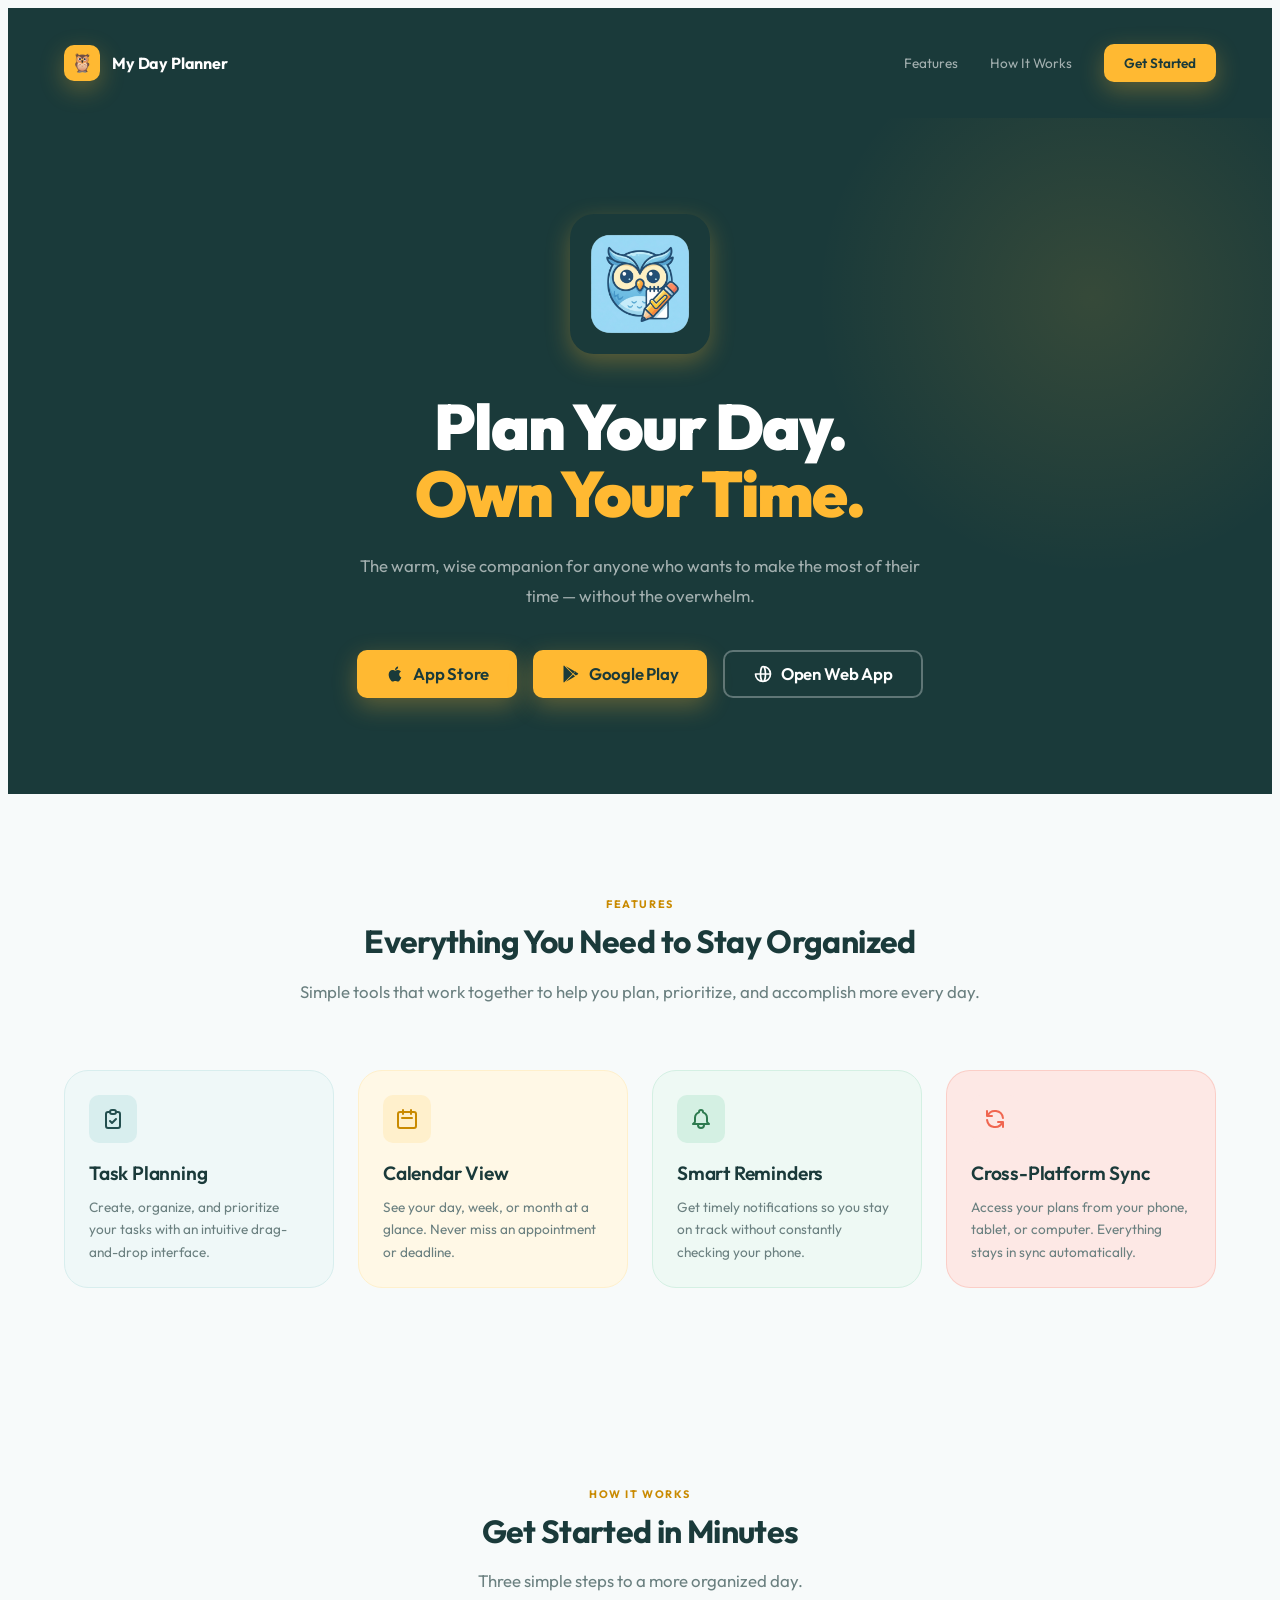
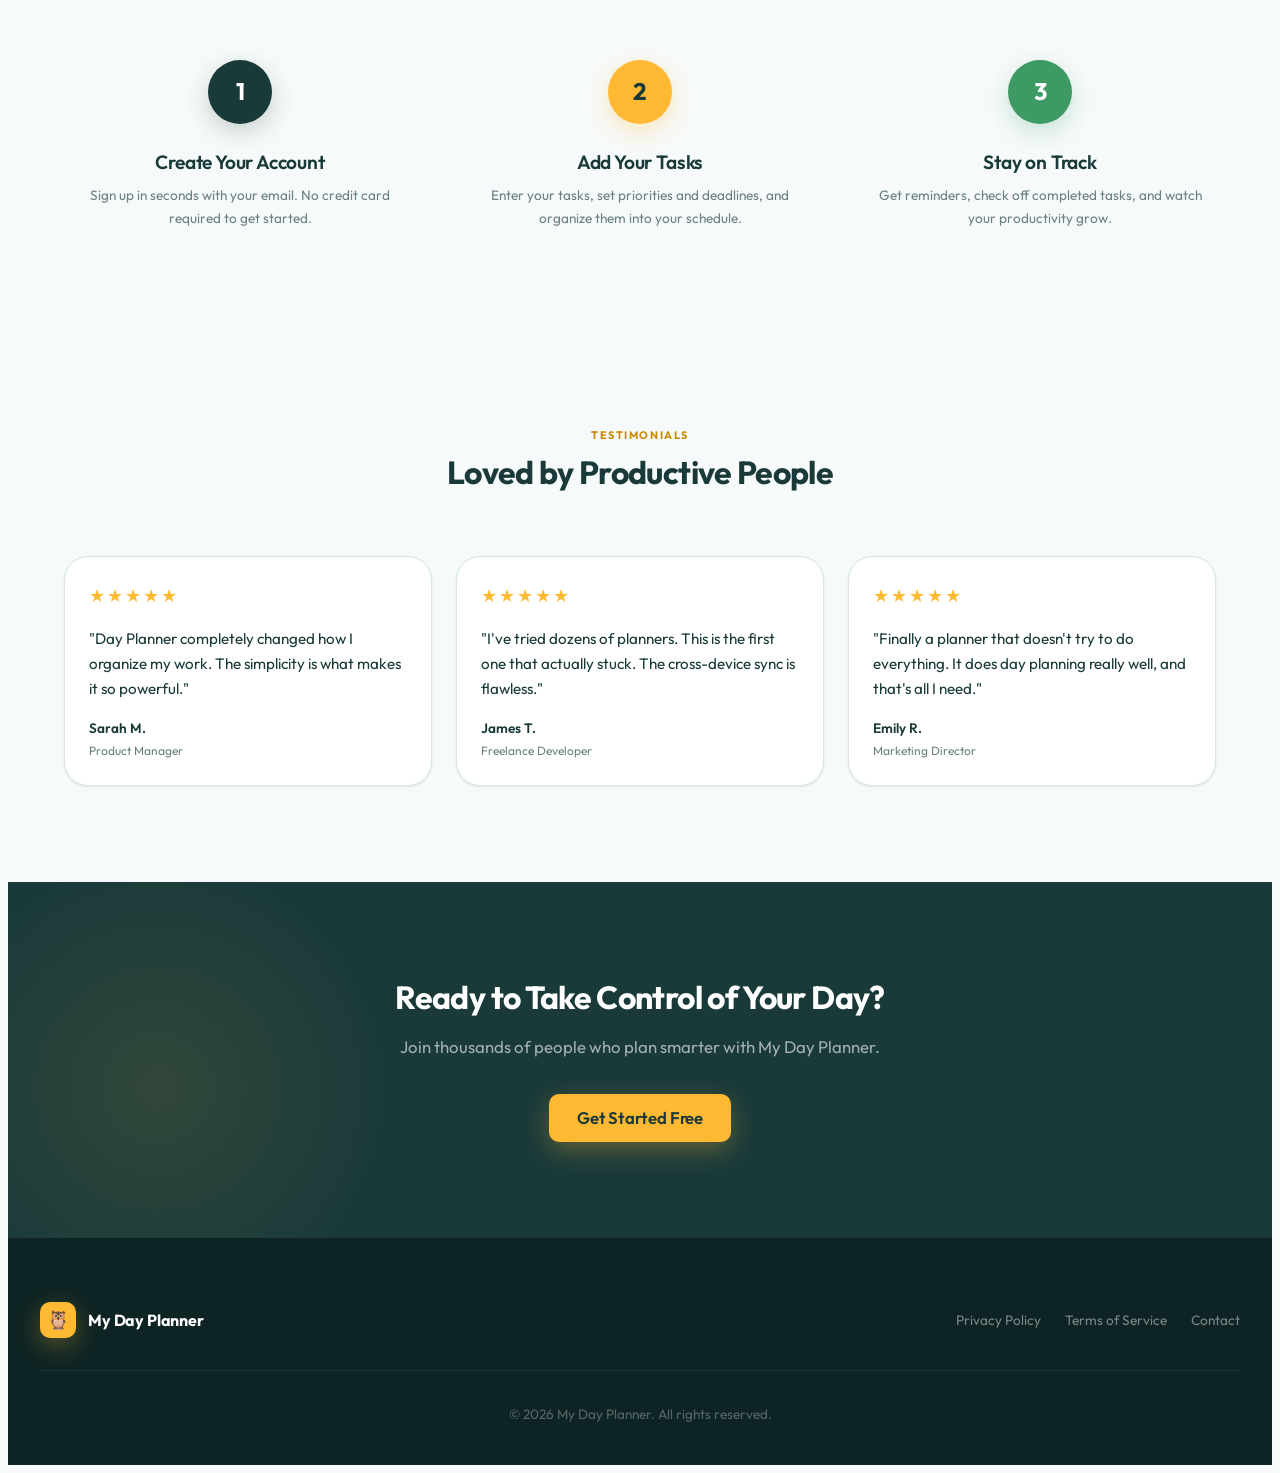
<file: index.html>
<!DOCTYPE html>
<html lang="en">
<head>
  <meta charset="UTF-8">
  <meta name="viewport" content="width=device-width, initial-scale=1.0">
  <title>My Day Planner - Plan Your Day, Own Your Time</title>
  <meta name="description" content="My Day Planner helps you organize tasks, manage your calendar, and stay on top of your schedule across all your devices.">
  <link rel="icon" type="image/x-icon" href="favicon.ico">
  <link rel="icon" type="image/png" sizes="32x32" href="favicon-32x32.png">
  <link rel="icon" type="image/png" sizes="16x16" href="favicon-16x16.png">
  <link rel="apple-touch-icon" sizes="180x180" href="apple-touch-icon.png">
  <link rel="icon" type="image/png" sizes="192x192" href="android-chrome-192x192.png">
  <link rel="icon" type="image/png" sizes="512x512" href="android-chrome-512x512.png">
  <link rel="stylesheet" href="tokens.css">
  <link rel="stylesheet" href="styles.css">
</head>
<body>

  <!-- Header / Nav -->
  <header class="site-nav">
    <div class="nav-container">
      <a href="index.html" class="logo">
        <div class="logo-mark">🦉</div>
        <span class="logo-wordmark">My Day Planner</span>
      </a>
      <nav class="nav-links">
        <a href="#features" class="site-nav-link">Features</a>
        <a href="#how-it-works" class="site-nav-link">How It Works</a>
        <a href="#download" class="btn btn-on-dark btn-md">Get Started</a>
      </nav>
      <button id="mobile-menu-btn" class="mobile-menu-btn" aria-label="Menu">
        <svg width="24" height="24" fill="none" viewBox="0 0 24 24" stroke="currentColor" stroke-width="2">
          <path stroke-linecap="round" stroke-linejoin="round" d="M4 6h16M4 12h16M4 18h16"/>
        </svg>
      </button>
    </div>
    <div id="mobile-menu" class="mobile-menu hidden">
      <a href="#features" class="mobile-menu-link">Features</a>
      <a href="#how-it-works" class="mobile-menu-link">How It Works</a>
      <a href="#download" class="mobile-menu-link mobile-menu-cta">Get Started</a>
    </div>
  </header>

  <!-- Hero -->
  <section class="site-hero" id="download">
    <div class="hero-content">
      <div class="hero-icon-wrapper">
        <img src="owl-icon.png" alt="My Day Planner owl mascot" class="hero-icon">
      </div>
      <h1 class="text-display hero-headline">
        Plan Your Day.<br>
        <span class="hero-accent">Own Your Time.</span>
      </h1>
      <p class="text-body-lg hero-sub">
        The warm, wise companion for anyone who wants to make the most of their time &mdash; without the overwhelm.
      </p>
      <div class="hero-ctas">
        <a href="#" class="btn btn-on-dark btn-lg">
          <svg width="20" height="20" fill="currentColor" viewBox="0 0 24 24"><path d="M17.05 20.28c-.98.95-2.05.8-3.08.35-1.09-.46-2.09-.48-3.24 0-1.44.62-2.2.44-3.06-.35C2.79 15.25 3.51 7.59 9.05 7.31c1.35.07 2.29.74 3.08.8 1.18-.24 2.31-.93 3.57-.84 1.51.12 2.65.72 3.4 1.8-3.12 1.87-2.38 5.98.48 7.13-.57 1.5-1.31 2.99-2.54 4.09zM12.03 7.25c-.15-2.23 1.66-4.07 3.74-4.25.29 2.58-2.34 4.5-3.74 4.25z"/></svg>
          App Store
        </a>
        <a href="#" class="btn btn-on-dark btn-lg">
          <svg width="20" height="20" fill="currentColor" viewBox="0 0 24 24"><path d="M3.609 1.814L13.792 12 3.61 22.186a.996.996 0 01-.61-.92V2.734a1 1 0 01.609-.92zm10.89 10.893l2.302 2.302-10.937 6.333 8.635-8.635zm3.199-3.199l2.302 1.33a1 1 0 010 1.724l-2.302 1.33-2.535-2.535 2.535-2.849zM5.864 2.658L16.8 8.99l-2.302 2.302L5.864 2.658z"/></svg>
          Google Play
        </a>
        <a href="https://app.mydayplanner.app/" class="btn btn-on-dark-outline btn-lg">
          <svg width="20" height="20" fill="none" viewBox="0 0 24 24" stroke="currentColor" stroke-width="2"><path stroke-linecap="round" stroke-linejoin="round" d="M21 12a9 9 0 01-9 9m9-9a9 9 0 00-9-9m9 9H3m9 9a9 9 0 01-9-9m9 9c1.657 0 3-4.03 3-9s-1.343-9-3-9m0 18c-1.657 0-3-4.03-3-9s1.343-9 3-9"/></svg>
          Open Web App
        </a>
      </div>
    </div>
  </section>

  <!-- Features -->
  <section id="features" class="site-section">
    <div class="section-header">
      <span class="text-label section-label">Features</span>
      <h2 class="text-h2 section-title">Everything You Need to Stay Organized</h2>
      <p class="text-body-lg section-sub">Simple tools that work together to help you plan, prioritize, and accomplish more every day.</p>
    </div>
    <div class="features-grid">
      <div class="feature-card feature-card-teal">
        <div class="feature-icon feature-icon-teal">
          <svg width="24" height="24" fill="none" viewBox="0 0 24 24" stroke="currentColor" stroke-width="2"><path stroke-linecap="round" stroke-linejoin="round" d="M9 5H7a2 2 0 00-2 2v12a2 2 0 002 2h10a2 2 0 002-2V7a2 2 0 00-2-2h-2M9 5a2 2 0 002 2h2a2 2 0 002-2M9 5a2 2 0 012-2h2a2 2 0 012 2m-6 9l2 2 4-4"/></svg>
        </div>
        <h3 class="text-h4 feature-title">Task Planning</h3>
        <p class="text-body-sm feature-desc">Create, organize, and prioritize your tasks with an intuitive drag-and-drop interface.</p>
      </div>
      <div class="feature-card feature-card-amber">
        <div class="feature-icon feature-icon-amber">
          <svg width="24" height="24" fill="none" viewBox="0 0 24 24" stroke="currentColor" stroke-width="2"><path stroke-linecap="round" stroke-linejoin="round" d="M8 7V3m8 4V3m-9 8h10M5 21h14a2 2 0 002-2V7a2 2 0 00-2-2H5a2 2 0 00-2 2v12a2 2 0 002 2z"/></svg>
        </div>
        <h3 class="text-h4 feature-title">Calendar View</h3>
        <p class="text-body-sm feature-desc">See your day, week, or month at a glance. Never miss an appointment or deadline.</p>
      </div>
      <div class="feature-card feature-card-sage">
        <div class="feature-icon feature-icon-sage">
          <svg width="24" height="24" fill="none" viewBox="0 0 24 24" stroke="currentColor" stroke-width="2"><path stroke-linecap="round" stroke-linejoin="round" d="M15 17h5l-1.405-1.405A2.032 2.032 0 0118 14.158V11a6.002 6.002 0 00-4-5.659V5a2 2 0 10-4 0v.341C7.67 6.165 6 8.388 6 11v3.159c0 .538-.214 1.055-.595 1.436L4 17h5m6 0v1a3 3 0 11-6 0v-1m6 0H9"/></svg>
        </div>
        <h3 class="text-h4 feature-title">Smart Reminders</h3>
        <p class="text-body-sm feature-desc">Get timely notifications so you stay on track without constantly checking your phone.</p>
      </div>
      <div class="feature-card feature-card-coral">
        <div class="feature-icon feature-icon-coral">
          <svg width="24" height="24" fill="none" viewBox="0 0 24 24" stroke="currentColor" stroke-width="2"><path stroke-linecap="round" stroke-linejoin="round" d="M4 4v5h.582m15.356 2A8.001 8.001 0 004.582 9m0 0H9m11 11v-5h-.581m0 0a8.003 8.003 0 01-15.357-2m15.357 2H15"/></svg>
        </div>
        <h3 class="text-h4 feature-title">Cross-Platform Sync</h3>
        <p class="text-body-sm feature-desc">Access your plans from your phone, tablet, or computer. Everything stays in sync automatically.</p>
      </div>
    </div>
  </section>

  <!-- How It Works -->
  <section id="how-it-works" class="site-section site-section-alt">
    <div class="section-header">
      <span class="text-label section-label">How It Works</span>
      <h2 class="text-h2 section-title">Get Started in Minutes</h2>
      <p class="text-body-lg section-sub">Three simple steps to a more organized day.</p>
    </div>
    <div class="steps-grid">
      <div class="step">
        <div class="step-number step-number-teal">1</div>
        <h3 class="text-h4 step-title">Create Your Account</h3>
        <p class="text-body-sm step-desc">Sign up in seconds with your email. No credit card required to get started.</p>
      </div>
      <div class="step">
        <div class="step-number step-number-amber">2</div>
        <h3 class="text-h4 step-title">Add Your Tasks</h3>
        <p class="text-body-sm step-desc">Enter your tasks, set priorities and deadlines, and organize them into your schedule.</p>
      </div>
      <div class="step">
        <div class="step-number step-number-sage">3</div>
        <h3 class="text-h4 step-title">Stay on Track</h3>
        <p class="text-body-sm step-desc">Get reminders, check off completed tasks, and watch your productivity grow.</p>
      </div>
    </div>
  </section>

  <!-- Testimonials -->
  <section class="site-section">
    <div class="section-header">
      <span class="text-label section-label">Testimonials</span>
      <h2 class="text-h2 section-title">Loved by Productive People</h2>
    </div>
    <div class="testimonials-grid">
      <div class="testimonial-card">
        <div class="stars">★★★★★</div>
        <p class="testimonial-text">"Day Planner completely changed how I organize my work. The simplicity is what makes it so powerful."</p>
        <div class="testimonial-author">
          <p class="author-name">Sarah M.</p>
          <p class="author-role">Product Manager</p>
        </div>
      </div>
      <div class="testimonial-card">
        <div class="stars">★★★★★</div>
        <p class="testimonial-text">"I've tried dozens of planners. This is the first one that actually stuck. The cross-device sync is flawless."</p>
        <div class="testimonial-author">
          <p class="author-name">James T.</p>
          <p class="author-role">Freelance Developer</p>
        </div>
      </div>
      <div class="testimonial-card">
        <div class="stars">★★★★★</div>
        <p class="testimonial-text">"Finally a planner that doesn't try to do everything. It does day planning really well, and that's all I need."</p>
        <div class="testimonial-author">
          <p class="author-name">Emily R.</p>
          <p class="author-role">Marketing Director</p>
        </div>
      </div>
    </div>
  </section>

  <!-- CTA Banner -->
  <section class="cta-banner">
    <div class="cta-content">
      <h2 class="text-h2 cta-headline">Ready to Take Control of Your Day?</h2>
      <p class="text-body-lg cta-sub">Join thousands of people who plan smarter with My Day Planner.</p>
      <a href="#download" class="btn btn-on-dark btn-lg">Get Started Free</a>
    </div>
  </section>

  <!-- Footer -->
  <footer class="site-footer">
    <div class="footer-container">
      <div class="footer-top">
        <div class="logo">
          <div class="logo-mark">🦉</div>
          <span class="logo-wordmark">My Day Planner</span>
        </div>
        <nav class="footer-nav">
          <a href="privacy.html" class="footer-link">Privacy Policy</a>
          <a href="terms.html" class="footer-link">Terms of Service</a>
          <a href="mailto:support@mydayplanner.app" class="footer-link">Contact</a>
        </nav>
      </div>
      <div class="footer-bottom">
        &copy; 2026 My Day Planner. All rights reserved.
      </div>
    </div>
  </footer>

  <script>
    document.getElementById('mobile-menu-btn').addEventListener('click', function() {
      document.getElementById('mobile-menu').classList.toggle('hidden');
    });
  </script>
</body>
</html>
</file>
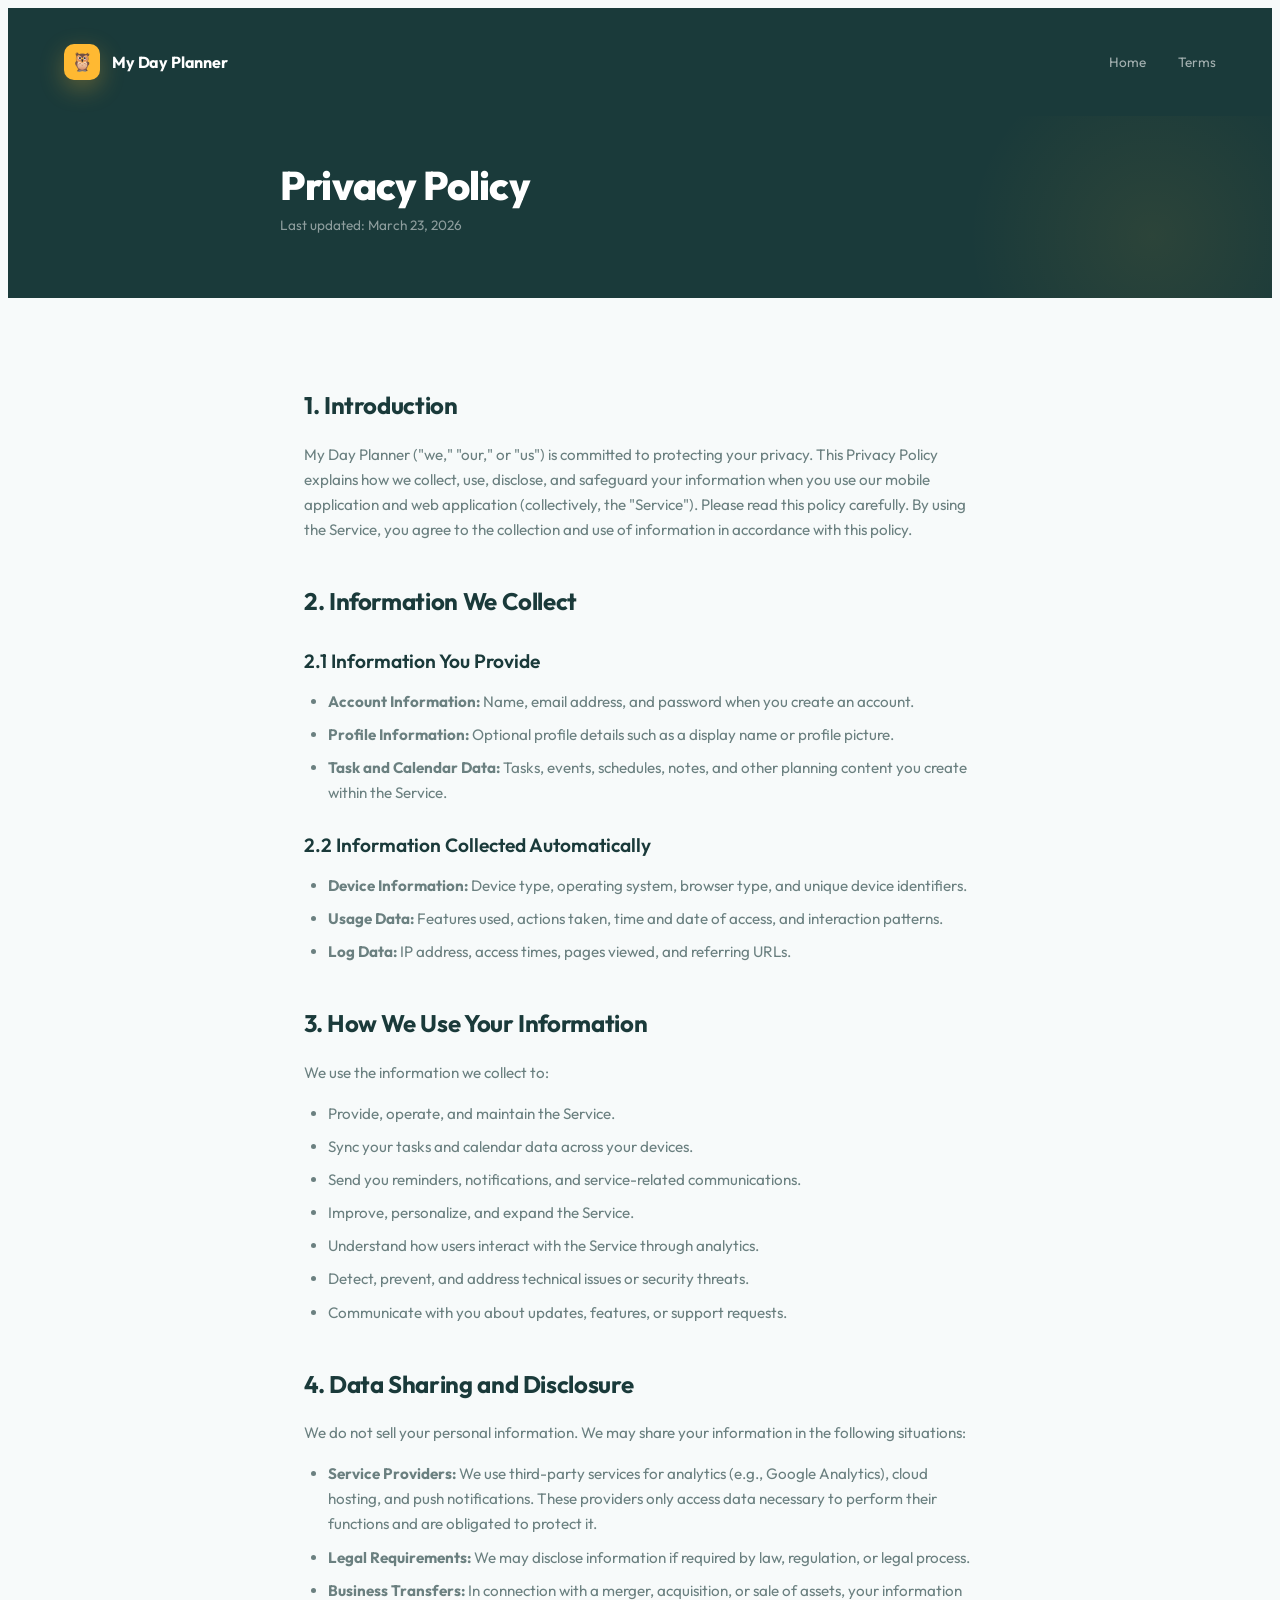
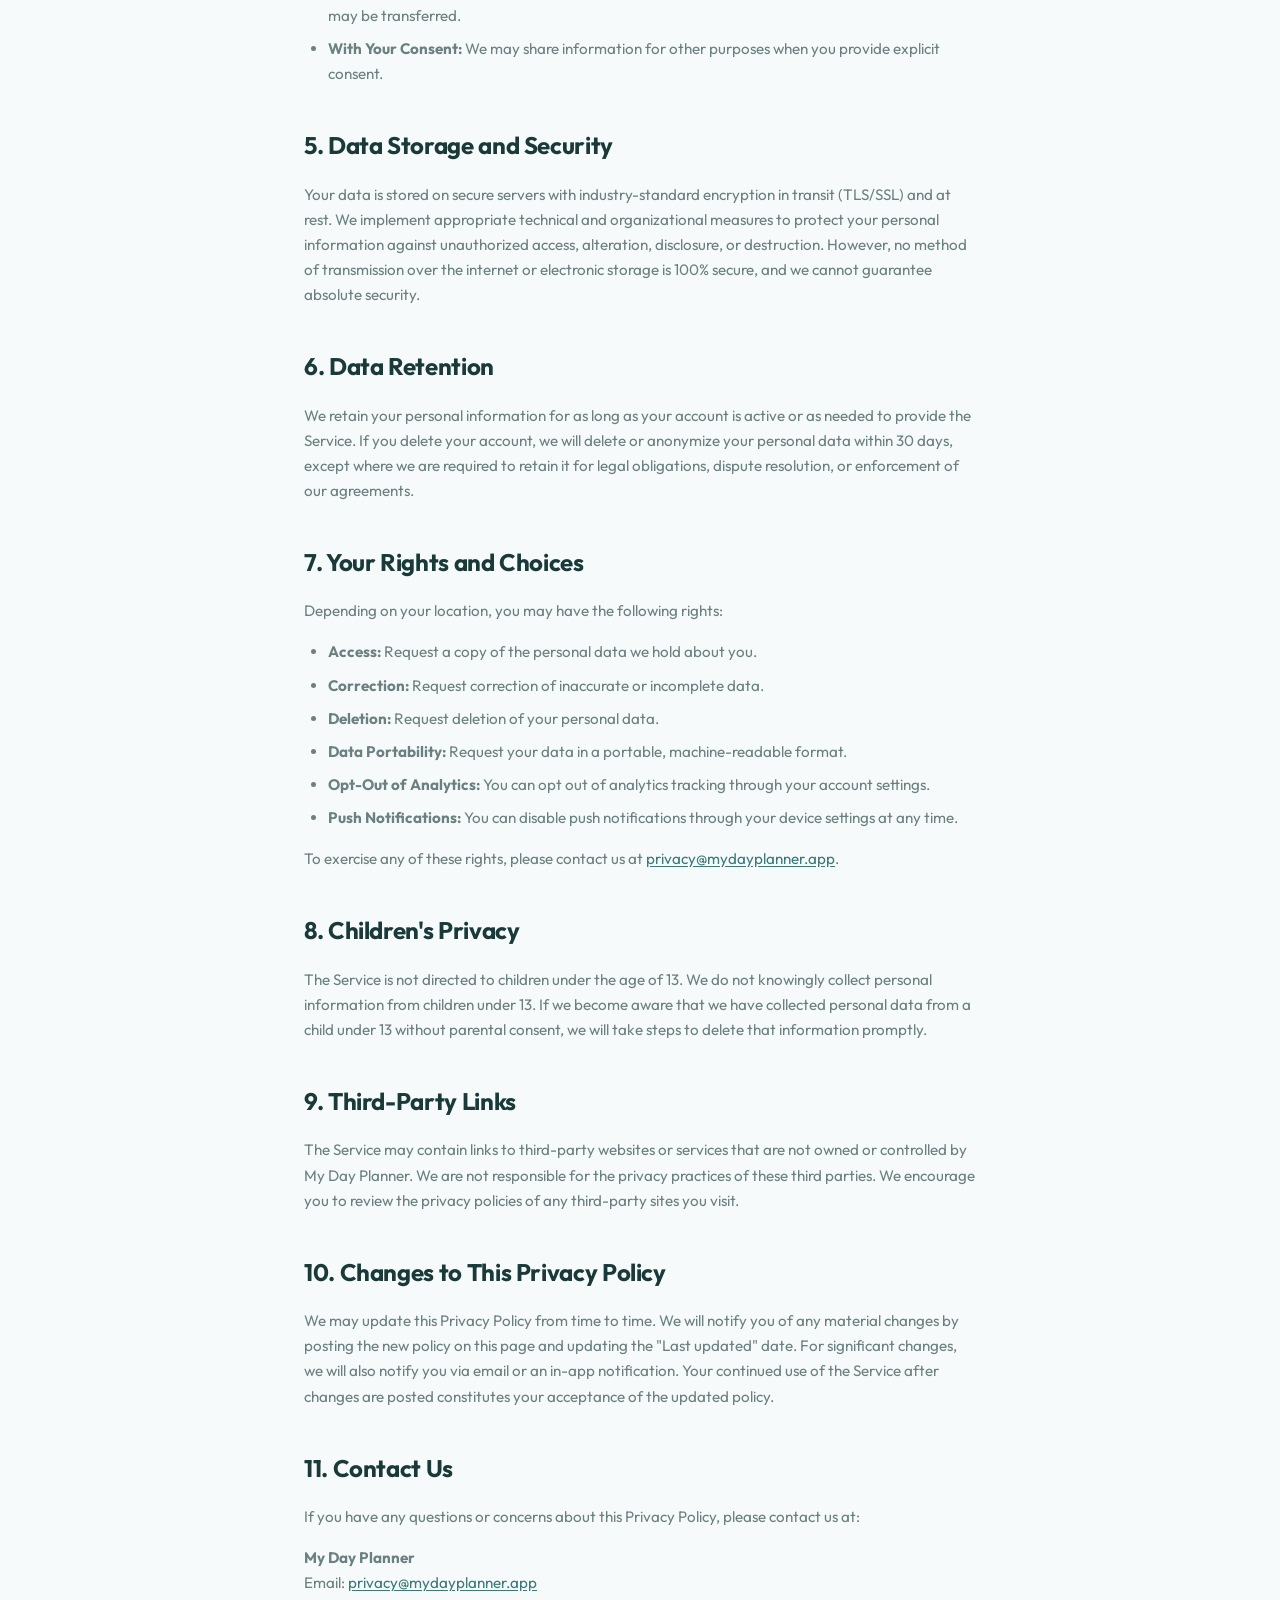
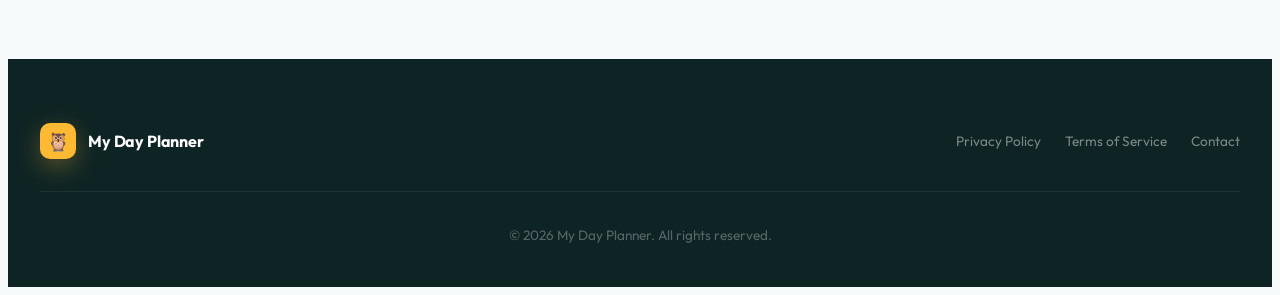
<file: privacy.html>
<!DOCTYPE html>
<html lang="en">
<head>
  <meta charset="UTF-8">
  <meta name="viewport" content="width=device-width, initial-scale=1.0">
  <title>Privacy Policy - My Day Planner</title>
  <meta name="description" content="My Day Planner Privacy Policy. Learn how we collect, use, and protect your personal information.">
  <link rel="icon" type="image/x-icon" href="favicon.ico">
  <link rel="icon" type="image/png" sizes="32x32" href="favicon-32x32.png">
  <link rel="icon" type="image/png" sizes="16x16" href="favicon-16x16.png">
  <link rel="apple-touch-icon" sizes="180x180" href="apple-touch-icon.png">
  <link rel="icon" type="image/png" sizes="192x192" href="android-chrome-192x192.png">
  <link rel="icon" type="image/png" sizes="512x512" href="android-chrome-512x512.png">
  <link rel="stylesheet" href="tokens.css">
  <link rel="stylesheet" href="styles.css">
</head>
<body>

  <!-- Header -->
  <header class="site-nav">
    <div class="nav-container">
      <a href="index.html" class="logo">
        <div class="logo-mark">🦉</div>
        <span class="logo-wordmark">My Day Planner</span>
      </a>
      <nav class="nav-links">
        <a href="index.html" class="site-nav-link">Home</a>
        <a href="terms.html" class="site-nav-link">Terms</a>
      </nav>
    </div>
  </header>

  <!-- Legal Header -->
  <div class="legal-header">
    <div class="legal-header-content">
      <h1 class="text-h1 legal-title">Privacy Policy</h1>
      <p class="legal-date">Last updated: March 23, 2026</p>
    </div>
  </div>

  <!-- Content -->
  <main class="legal-content">

    <h2>1. Introduction</h2>
    <p>
      My Day Planner ("we," "our," or "us") is committed to protecting your privacy. This Privacy Policy explains how we collect, use, disclose, and safeguard your information when you use our mobile application and web application (collectively, the "Service"). Please read this policy carefully. By using the Service, you agree to the collection and use of information in accordance with this policy.
    </p>

    <h2>2. Information We Collect</h2>

    <h3>2.1 Information You Provide</h3>
    <ul>
      <li><strong>Account Information:</strong> Name, email address, and password when you create an account.</li>
      <li><strong>Profile Information:</strong> Optional profile details such as a display name or profile picture.</li>
      <li><strong>Task and Calendar Data:</strong> Tasks, events, schedules, notes, and other planning content you create within the Service.</li>
    </ul>

    <h3>2.2 Information Collected Automatically</h3>
    <ul>
      <li><strong>Device Information:</strong> Device type, operating system, browser type, and unique device identifiers.</li>
      <li><strong>Usage Data:</strong> Features used, actions taken, time and date of access, and interaction patterns.</li>
      <li><strong>Log Data:</strong> IP address, access times, pages viewed, and referring URLs.</li>
    </ul>

    <h2>3. How We Use Your Information</h2>
    <p>We use the information we collect to:</p>
    <ul>
      <li>Provide, operate, and maintain the Service.</li>
      <li>Sync your tasks and calendar data across your devices.</li>
      <li>Send you reminders, notifications, and service-related communications.</li>
      <li>Improve, personalize, and expand the Service.</li>
      <li>Understand how users interact with the Service through analytics.</li>
      <li>Detect, prevent, and address technical issues or security threats.</li>
      <li>Communicate with you about updates, features, or support requests.</li>
    </ul>

    <h2>4. Data Sharing and Disclosure</h2>
    <p>We do not sell your personal information. We may share your information in the following situations:</p>
    <ul>
      <li><strong>Service Providers:</strong> We use third-party services for analytics (e.g., Google Analytics), cloud hosting, and push notifications. These providers only access data necessary to perform their functions and are obligated to protect it.</li>
      <li><strong>Legal Requirements:</strong> We may disclose information if required by law, regulation, or legal process.</li>
      <li><strong>Business Transfers:</strong> In connection with a merger, acquisition, or sale of assets, your information may be transferred.</li>
      <li><strong>With Your Consent:</strong> We may share information for other purposes when you provide explicit consent.</li>
    </ul>

    <h2>5. Data Storage and Security</h2>
    <p>
      Your data is stored on secure servers with industry-standard encryption in transit (TLS/SSL) and at rest. We implement appropriate technical and organizational measures to protect your personal information against unauthorized access, alteration, disclosure, or destruction. However, no method of transmission over the internet or electronic storage is 100% secure, and we cannot guarantee absolute security.
    </p>

    <h2>6. Data Retention</h2>
    <p>
      We retain your personal information for as long as your account is active or as needed to provide the Service. If you delete your account, we will delete or anonymize your personal data within 30 days, except where we are required to retain it for legal obligations, dispute resolution, or enforcement of our agreements.
    </p>

    <h2>7. Your Rights and Choices</h2>
    <p>Depending on your location, you may have the following rights:</p>
    <ul>
      <li><strong>Access:</strong> Request a copy of the personal data we hold about you.</li>
      <li><strong>Correction:</strong> Request correction of inaccurate or incomplete data.</li>
      <li><strong>Deletion:</strong> Request deletion of your personal data.</li>
      <li><strong>Data Portability:</strong> Request your data in a portable, machine-readable format.</li>
      <li><strong>Opt-Out of Analytics:</strong> You can opt out of analytics tracking through your account settings.</li>
      <li><strong>Push Notifications:</strong> You can disable push notifications through your device settings at any time.</li>
    </ul>
    <p>
      To exercise any of these rights, please contact us at <a href="mailto:privacy@mydayplanner.app">privacy@mydayplanner.app</a>.
    </p>

    <h2>8. Children's Privacy</h2>
    <p>
      The Service is not directed to children under the age of 13. We do not knowingly collect personal information from children under 13. If we become aware that we have collected personal data from a child under 13 without parental consent, we will take steps to delete that information promptly.
    </p>

    <h2>9. Third-Party Links</h2>
    <p>
      The Service may contain links to third-party websites or services that are not owned or controlled by My Day Planner. We are not responsible for the privacy practices of these third parties. We encourage you to review the privacy policies of any third-party sites you visit.
    </p>

    <h2>10. Changes to This Privacy Policy</h2>
    <p>
      We may update this Privacy Policy from time to time. We will notify you of any material changes by posting the new policy on this page and updating the "Last updated" date. For significant changes, we will also notify you via email or an in-app notification. Your continued use of the Service after changes are posted constitutes your acceptance of the updated policy.
    </p>

    <h2>11. Contact Us</h2>
    <p>If you have any questions or concerns about this Privacy Policy, please contact us at:</p>
    <p><strong>My Day Planner</strong><br>Email: <a href="mailto:privacy@mydayplanner.app">privacy@mydayplanner.app</a></p>

  </main>

  <!-- Footer -->
  <footer class="site-footer">
    <div class="footer-container">
      <div class="footer-top">
        <div class="logo">
          <div class="logo-mark">🦉</div>
          <span class="logo-wordmark">My Day Planner</span>
        </div>
        <nav class="footer-nav">
          <a href="privacy.html" class="footer-link">Privacy Policy</a>
          <a href="terms.html" class="footer-link">Terms of Service</a>
          <a href="mailto:support@mydayplanner.app" class="footer-link">Contact</a>
        </nav>
      </div>
      <div class="footer-bottom">
        &copy; 2026 My Day Planner. All rights reserved.
      </div>
    </div>
  </footer>

</body>
</html>
</file>
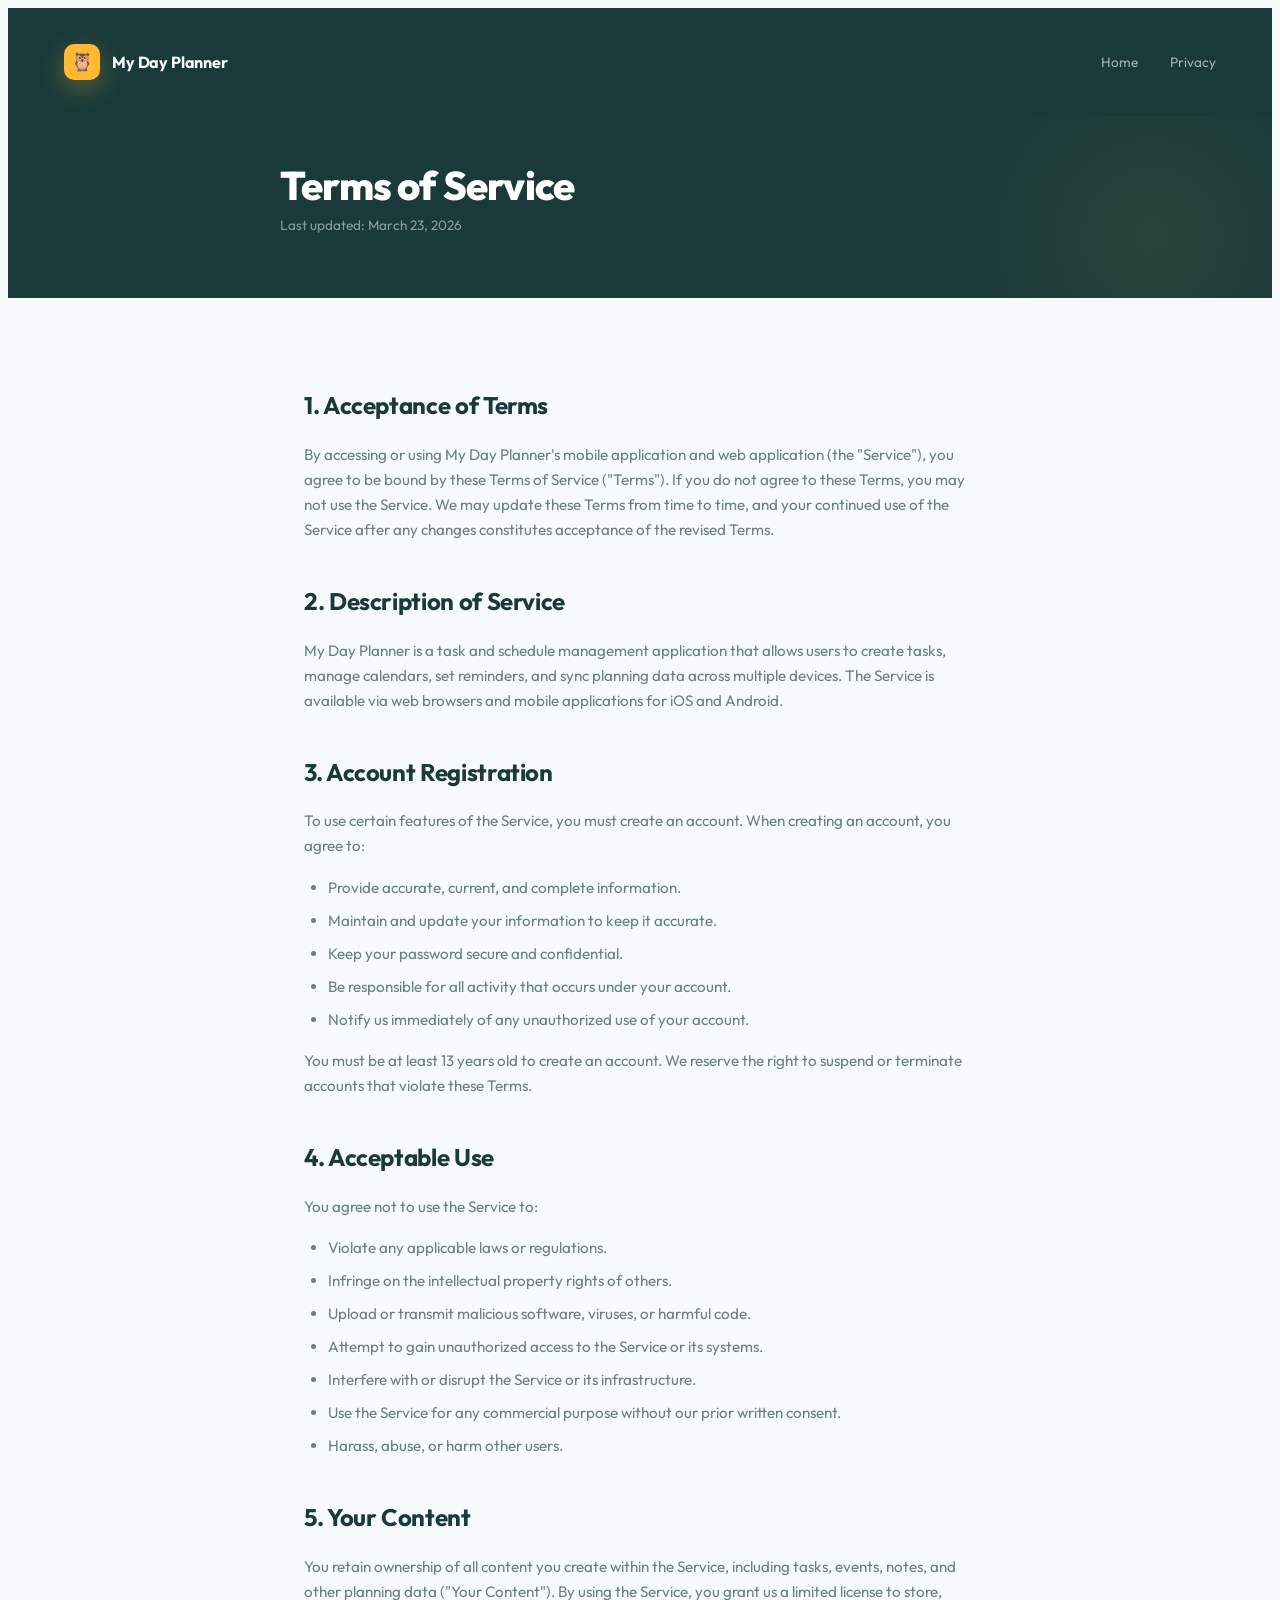
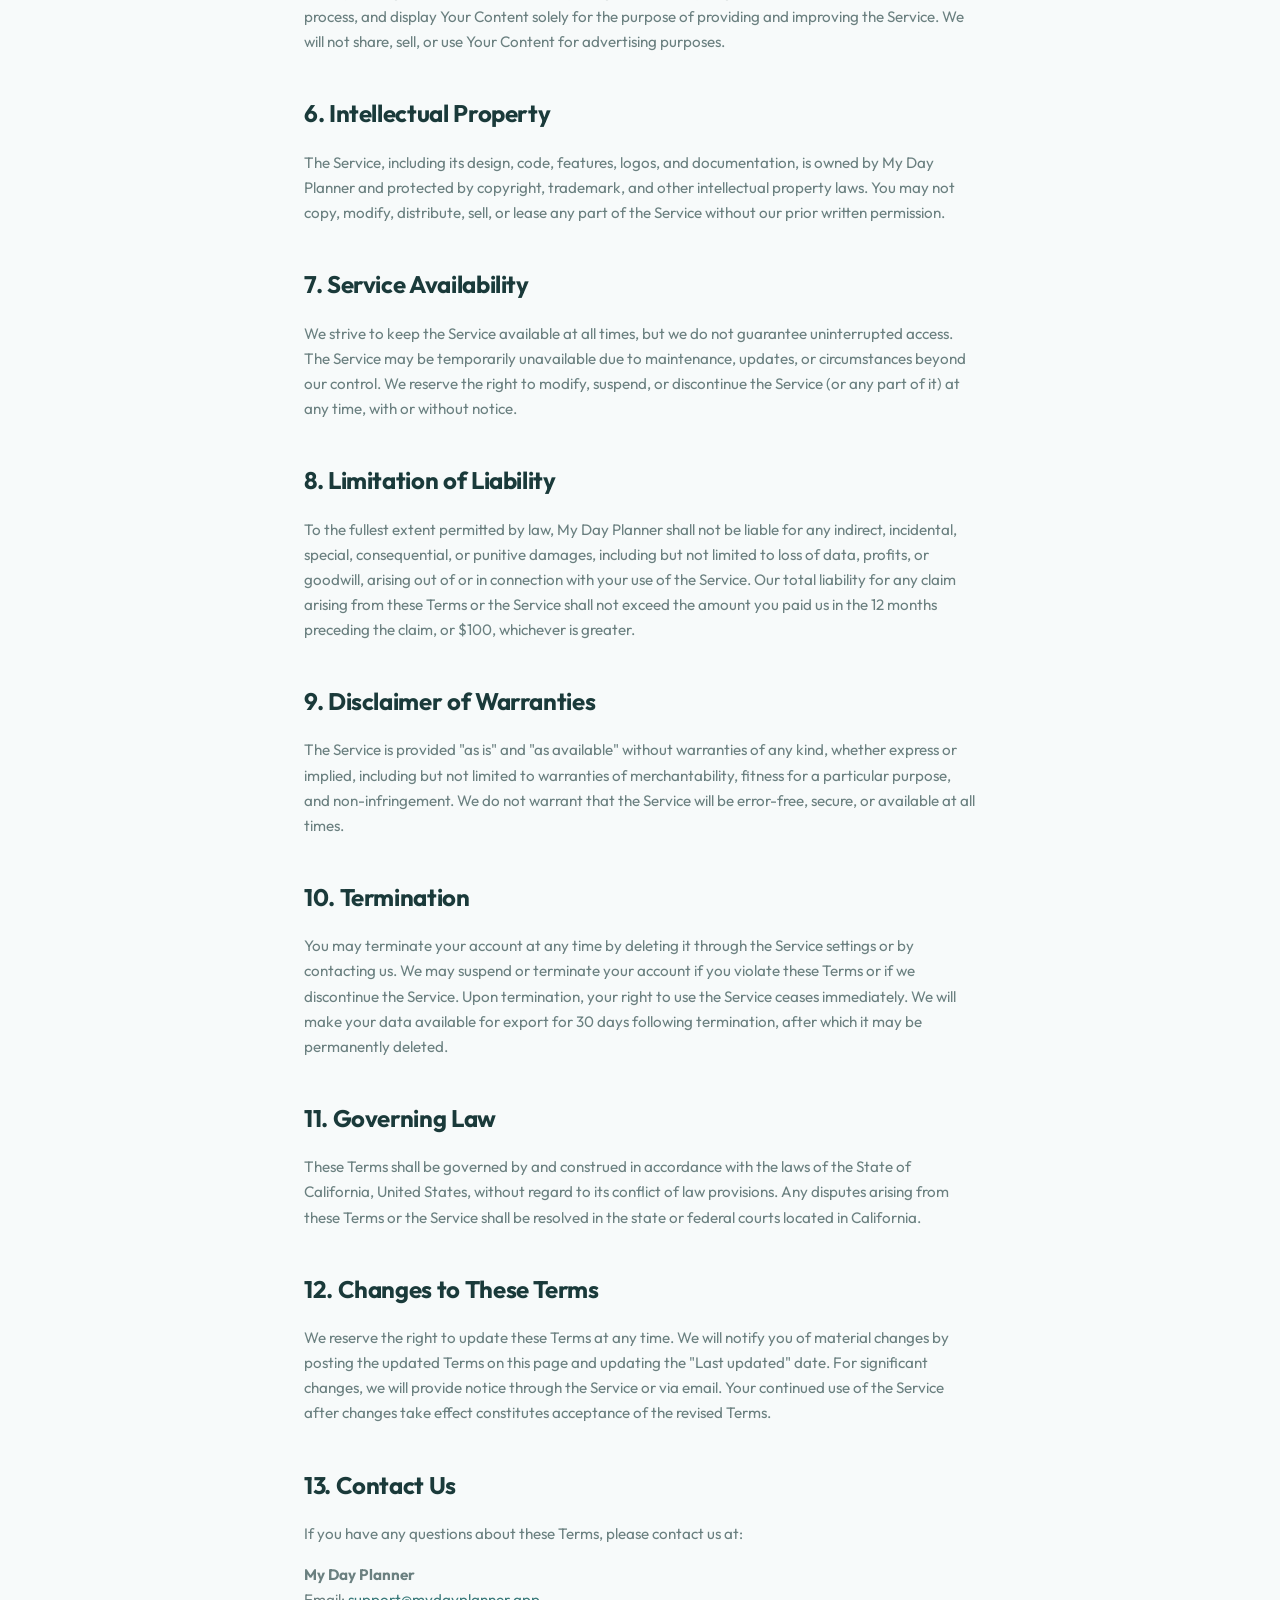
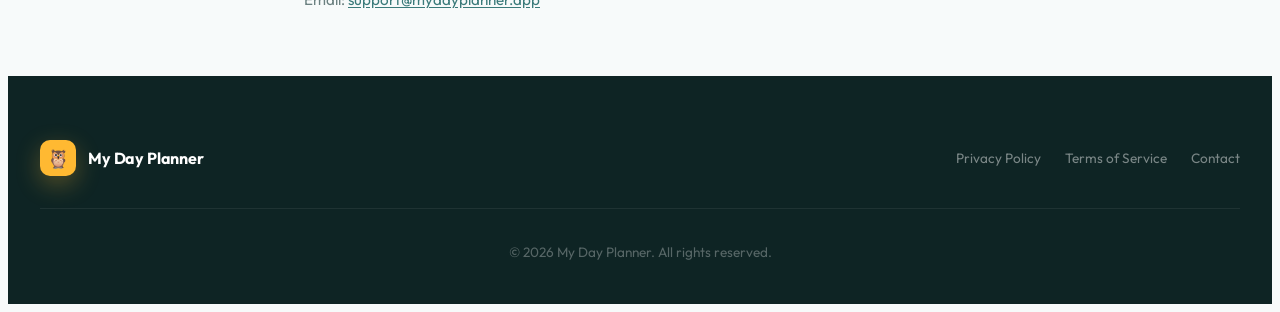
<file: terms.html>
<!DOCTYPE html>
<html lang="en">
<head>
  <meta charset="UTF-8">
  <meta name="viewport" content="width=device-width, initial-scale=1.0">
  <title>Terms of Service - My Day Planner</title>
  <meta name="description" content="My Day Planner Terms of Service. Read the terms and conditions for using our day planning application.">
  <link rel="icon" type="image/x-icon" href="favicon.ico">
  <link rel="icon" type="image/png" sizes="32x32" href="favicon-32x32.png">
  <link rel="icon" type="image/png" sizes="16x16" href="favicon-16x16.png">
  <link rel="apple-touch-icon" sizes="180x180" href="apple-touch-icon.png">
  <link rel="icon" type="image/png" sizes="192x192" href="android-chrome-192x192.png">
  <link rel="icon" type="image/png" sizes="512x512" href="android-chrome-512x512.png">
  <link rel="stylesheet" href="tokens.css">
  <link rel="stylesheet" href="styles.css">
</head>
<body>

  <!-- Header -->
  <header class="site-nav">
    <div class="nav-container">
      <a href="index.html" class="logo">
        <div class="logo-mark">🦉</div>
        <span class="logo-wordmark">My Day Planner</span>
      </a>
      <nav class="nav-links">
        <a href="index.html" class="site-nav-link">Home</a>
        <a href="privacy.html" class="site-nav-link">Privacy</a>
      </nav>
    </div>
  </header>

  <!-- Legal Header -->
  <div class="legal-header">
    <div class="legal-header-content">
      <h1 class="text-h1 legal-title">Terms of Service</h1>
      <p class="legal-date">Last updated: March 23, 2026</p>
    </div>
  </div>

  <!-- Content -->
  <main class="legal-content">

    <h2>1. Acceptance of Terms</h2>
    <p>
      By accessing or using My Day Planner's mobile application and web application (the "Service"), you agree to be bound by these Terms of Service ("Terms"). If you do not agree to these Terms, you may not use the Service. We may update these Terms from time to time, and your continued use of the Service after any changes constitutes acceptance of the revised Terms.
    </p>

    <h2>2. Description of Service</h2>
    <p>
      My Day Planner is a task and schedule management application that allows users to create tasks, manage calendars, set reminders, and sync planning data across multiple devices. The Service is available via web browsers and mobile applications for iOS and Android.
    </p>

    <h2>3. Account Registration</h2>
    <p>To use certain features of the Service, you must create an account. When creating an account, you agree to:</p>
    <ul>
      <li>Provide accurate, current, and complete information.</li>
      <li>Maintain and update your information to keep it accurate.</li>
      <li>Keep your password secure and confidential.</li>
      <li>Be responsible for all activity that occurs under your account.</li>
      <li>Notify us immediately of any unauthorized use of your account.</li>
    </ul>
    <p>
      You must be at least 13 years old to create an account. We reserve the right to suspend or terminate accounts that violate these Terms.
    </p>

    <h2>4. Acceptable Use</h2>
    <p>You agree not to use the Service to:</p>
    <ul>
      <li>Violate any applicable laws or regulations.</li>
      <li>Infringe on the intellectual property rights of others.</li>
      <li>Upload or transmit malicious software, viruses, or harmful code.</li>
      <li>Attempt to gain unauthorized access to the Service or its systems.</li>
      <li>Interfere with or disrupt the Service or its infrastructure.</li>
      <li>Use the Service for any commercial purpose without our prior written consent.</li>
      <li>Harass, abuse, or harm other users.</li>
    </ul>

    <h2>5. Your Content</h2>
    <p>
      You retain ownership of all content you create within the Service, including tasks, events, notes, and other planning data ("Your Content"). By using the Service, you grant us a limited license to store, process, and display Your Content solely for the purpose of providing and improving the Service. We will not share, sell, or use Your Content for advertising purposes.
    </p>

    <h2>6. Intellectual Property</h2>
    <p>
      The Service, including its design, code, features, logos, and documentation, is owned by My Day Planner and protected by copyright, trademark, and other intellectual property laws. You may not copy, modify, distribute, sell, or lease any part of the Service without our prior written permission.
    </p>

    <h2>7. Service Availability</h2>
    <p>
      We strive to keep the Service available at all times, but we do not guarantee uninterrupted access. The Service may be temporarily unavailable due to maintenance, updates, or circumstances beyond our control. We reserve the right to modify, suspend, or discontinue the Service (or any part of it) at any time, with or without notice.
    </p>

    <h2>8. Limitation of Liability</h2>
    <p>
      To the fullest extent permitted by law, My Day Planner shall not be liable for any indirect, incidental, special, consequential, or punitive damages, including but not limited to loss of data, profits, or goodwill, arising out of or in connection with your use of the Service. Our total liability for any claim arising from these Terms or the Service shall not exceed the amount you paid us in the 12 months preceding the claim, or $100, whichever is greater.
    </p>

    <h2>9. Disclaimer of Warranties</h2>
    <p>
      The Service is provided "as is" and "as available" without warranties of any kind, whether express or implied, including but not limited to warranties of merchantability, fitness for a particular purpose, and non-infringement. We do not warrant that the Service will be error-free, secure, or available at all times.
    </p>

    <h2>10. Termination</h2>
    <p>
      You may terminate your account at any time by deleting it through the Service settings or by contacting us. We may suspend or terminate your account if you violate these Terms or if we discontinue the Service. Upon termination, your right to use the Service ceases immediately. We will make your data available for export for 30 days following termination, after which it may be permanently deleted.
    </p>

    <h2>11. Governing Law</h2>
    <p>
      These Terms shall be governed by and construed in accordance with the laws of the State of California, United States, without regard to its conflict of law provisions. Any disputes arising from these Terms or the Service shall be resolved in the state or federal courts located in California.
    </p>

    <h2>12. Changes to These Terms</h2>
    <p>
      We reserve the right to update these Terms at any time. We will notify you of material changes by posting the updated Terms on this page and updating the "Last updated" date. For significant changes, we will provide notice through the Service or via email. Your continued use of the Service after changes take effect constitutes acceptance of the revised Terms.
    </p>

    <h2>13. Contact Us</h2>
    <p>If you have any questions about these Terms, please contact us at:</p>
    <p><strong>My Day Planner</strong><br>Email: <a href="mailto:support@mydayplanner.app">support@mydayplanner.app</a></p>

  </main>

  <!-- Footer -->
  <footer class="site-footer">
    <div class="footer-container">
      <div class="footer-top">
        <div class="logo">
          <div class="logo-mark">🦉</div>
          <span class="logo-wordmark">My Day Planner</span>
        </div>
        <nav class="footer-nav">
          <a href="privacy.html" class="footer-link">Privacy Policy</a>
          <a href="terms.html" class="footer-link">Terms of Service</a>
          <a href="mailto:support@mydayplanner.app" class="footer-link">Contact</a>
        </nav>
      </div>
      <div class="footer-bottom">
        &copy; 2026 My Day Planner. All rights reserved.
      </div>
    </div>
  </footer>

</body>
</html>
</file>
<file: tokens.css>
/**
 * My Day Planner — Design Tokens & Component Library
 * Single source of truth for all platforms.
 * Import this file at the root of your CSS setup.
 * For React Native / mobile JS, use tokens.js instead.
 *
 * Generated from: My Day Planner Brand Style Guide v1.0
 */

/* ============================================================
   FONT IMPORT
   ============================================================ */
@import url('https://fonts.googleapis.com/css2?family=Outfit:wght@300;400;500;600;700;800;900&display=swap');

/* ============================================================
   DESIGN TOKENS
   ============================================================ */
:root {

  /* ----------------------------------------------------------
     TYPOGRAPHY
  ---------------------------------------------------------- */
  --font-base: 'Outfit', sans-serif;

  --text-display: 4rem;
  --text-h1:      2.5rem;
  --text-h2:      2rem;
  --text-h3:      1.5rem;
  --text-h4:      1.2rem;
  --text-h5:      1rem;
  --text-body-lg: 1.05rem;
  --text-body:    0.95rem;
  --text-body-sm: 0.85rem;
  --text-caption: 0.75rem;
  --text-label:   0.68rem;

  --weight-light:     300;
  --weight-regular:   400;
  --weight-medium:    500;
  --weight-semibold:  600;
  --weight-bold:      700;
  --weight-extrabold: 800;
  --weight-black:     900;

  --leading-tight:   1.05;
  --leading-snug:    1.2;
  --leading-normal:  1.5;
  --leading-relaxed: 1.65;
  --leading-loose:   1.75;

  --tracking-tight:   -0.03em;
  --tracking-snug:    -0.02em;
  --tracking-normal:   0;
  --tracking-wide:     0.06em;
  --tracking-wider:    0.10em;
  --tracking-widest:   0.14em;

  /* ----------------------------------------------------------
     COLOR — TEAL (Primary)
  ---------------------------------------------------------- */
  --color-teal-900: #0E2424;
  --color-teal-800: #1A3A3A;
  --color-teal-700: #234F4F;
  --color-teal-600: #2D6464;
  --color-teal-500: #3A7A7A;
  --color-teal-400: #5A9A9A;
  --color-teal-300: #80BABA;
  --color-teal-200: #B0D8D8;
  --color-teal-100: #D8EEEE;
  --color-teal-50:  #EFF8F8;

  /* ----------------------------------------------------------
     COLOR — AMBER (Accent)
  ---------------------------------------------------------- */
  --color-amber-600: #C98A00;
  --color-amber-500: #E09B00;
  --color-amber-400: #FFB932;
  --color-amber-300: #FFCA62;
  --color-amber-200: #FFDC99;
  --color-amber-100: #FFF0CC;
  --color-amber-50:  #FFF8E6;

  /* ----------------------------------------------------------
     COLOR — SAGE (Success)
  ---------------------------------------------------------- */
  --color-sage-600: #1F5C3A;
  --color-sage-500: #2D7A4F;
  --color-sage-400: #3D9A65;
  --color-sage-300: #6DBF8F;
  --color-sage-200: #A8DBBE;
  --color-sage-100: #D4F0E3;
  --color-sage-50:  #EEF9F4;

  /* ----------------------------------------------------------
     COLOR — CORAL (Error / Urgent)
  ---------------------------------------------------------- */
  --color-coral-500: #D94F3A;
  --color-coral-400: #F06650;
  --color-coral-300: #F5897A;
  --color-coral-100: #FDE8E5;

  /* ----------------------------------------------------------
     COLOR — NEUTRAL
  ---------------------------------------------------------- */
  --color-neutral-900: #0F1A1A;
  --color-neutral-800: #1C2C2C;
  --color-neutral-700: #2E4040;
  --color-neutral-600: #4A5E5E;
  --color-neutral-500: #6B8080;
  --color-neutral-400: #8FA5A5;
  --color-neutral-300: #B5C8C8;
  --color-neutral-200: #D8E6E6;
  --color-neutral-150: #E6EEEE;
  --color-neutral-100: #EEF4F4;
  --color-neutral-50:  #F7FAFA;
  --color-white:       #FFFFFF;

  /* ----------------------------------------------------------
     COLOR — SEMANTIC ALIASES
     Use these in components — never raw palette tokens.
  ---------------------------------------------------------- */
  --color-text:           var(--color-teal-800);
  --color-text-muted:     var(--color-neutral-500);
  --color-text-subtle:    var(--color-neutral-400);
  --color-text-disabled:  var(--color-neutral-300);
  --color-text-inverse:   var(--color-white);
  --color-text-on-amber:  var(--color-teal-800);

  --color-bg:             var(--color-neutral-50);
  --color-bg-subtle:      var(--color-neutral-100);
  --color-surface:        var(--color-white);
  --color-overlay:        rgba(14, 36, 36, 0.5);

  --color-primary:        var(--color-teal-800);
  --color-primary-hover:  var(--color-teal-700);
  --color-accent:         var(--color-amber-400);
  --color-accent-hover:   var(--color-amber-300);

  --color-success:        var(--color-sage-400);
  --color-success-bg:     var(--color-sage-50);
  --color-success-border: var(--color-sage-200);
  --color-error:          var(--color-coral-400);
  --color-error-bg:       var(--color-coral-100);
  --color-error-border:   var(--color-coral-300);
  --color-warning:        var(--color-amber-400);
  --color-warning-bg:     var(--color-amber-50);
  --color-warning-border: var(--color-amber-200);
  --color-info:           var(--color-teal-400);
  --color-info-bg:        var(--color-teal-50);
  --color-info-border:    var(--color-teal-200);

  --color-border:         var(--color-neutral-200);
  --color-border-strong:  var(--color-neutral-300);
  --color-border-focus:   var(--color-teal-500);

  /* ----------------------------------------------------------
     SPACING (8pt grid)
  ---------------------------------------------------------- */
  --space-1:  4px;
  --space-2:  8px;
  --space-3:  12px;
  --space-4:  16px;
  --space-5:  20px;
  --space-6:  24px;
  --space-7:  28px;
  --space-8:  32px;
  --space-10: 40px;
  --space-12: 48px;
  --space-16: 64px;
  --space-20: 80px;
  --space-24: 96px;

  /* ----------------------------------------------------------
     BORDER RADIUS
  ---------------------------------------------------------- */
  --radius-sm:   6px;
  --radius-md:   10px;
  --radius-lg:   16px;
  --radius-xl:   24px;
  --radius-2xl:  32px;
  --radius-full: 9999px;

  --radius-btn:    var(--radius-md);
  --radius-input:  var(--radius-md);
  --radius-card:   var(--radius-xl);
  --radius-badge:  var(--radius-full);
  --radius-modal:  var(--radius-xl);
  --radius-sheet:  var(--radius-xl);
  --radius-toast:  var(--radius-lg);

  /* ----------------------------------------------------------
     SHADOWS
  ---------------------------------------------------------- */
  --shadow-sm:    0 1px 3px rgba(14,36,36,0.06), 0 1px 2px rgba(14,36,36,0.04);
  --shadow-md:    0 4px 12px rgba(14,36,36,0.08), 0 2px 4px rgba(14,36,36,0.04);
  --shadow-lg:    0 12px 32px rgba(14,36,36,0.12), 0 4px 8px rgba(14,36,36,0.06);
  --shadow-xl:    0 24px 56px rgba(14,36,36,0.16), 0 8px 16px rgba(14,36,36,0.08);
  --shadow-amber: 0 8px 24px rgba(255,185,50,0.30);
  --shadow-teal:  0 8px 24px rgba(26,58,58,0.22);

  /* ----------------------------------------------------------
     ANIMATION
  ---------------------------------------------------------- */
  --duration-fast:     120ms;
  --duration-default:  200ms;
  --duration-moderate: 320ms;
  --duration-entrance: 400ms;
  --duration-celebrate:600ms;

  --ease-default: ease-in-out;
  --ease-out:     ease-out;
  --ease-spring:  cubic-bezier(0.2, 0, 0, 1);
  --ease-bounce:  cubic-bezier(0.34, 1.56, 0.64, 1);

  /* ----------------------------------------------------------
     LAYOUT
  ---------------------------------------------------------- */
  --max-w-content: 1200px;
  --max-w-text:    720px;
  --max-w-narrow:  560px;
  --max-w-mobile:  430px;

  --sidebar-w:           240px;
  --sidebar-w-collapsed: 64px;
  --topbar-h:            64px;
  --mobile-nav-h:        64px;

  /* ----------------------------------------------------------
     Z-INDEX
  ---------------------------------------------------------- */
  --z-raised:   10;
  --z-dropdown: 20;
  --z-sticky:   30;
  --z-overlay:  40;
  --z-modal:    50;
  --z-toast:    60;
}

/* ============================================================
   BASE STYLES
   ============================================================ */
*, *::before, *::after { box-sizing: border-box; }

html {
  font-size: 16px;
  -webkit-text-size-adjust: 100%;
  scroll-behavior: smooth;
}

body {
  font-family:  var(--font-base);
  font-size:    var(--text-body);
  font-weight:  var(--weight-regular);
  line-height:  var(--leading-relaxed);
  color:        var(--color-text);
  background:   var(--color-bg);
  -webkit-font-smoothing: antialiased;
  -moz-osx-font-smoothing: grayscale;
}

button { font-family: var(--font-base); }
:focus-visible { outline: 2px solid var(--color-border-focus); outline-offset: 2px; border-radius: var(--radius-sm); }

/* ============================================================
   TYPOGRAPHY UTILITIES
   ============================================================ */
.text-display { font-size: var(--text-display); font-weight: var(--weight-black);     line-height: var(--leading-tight);  letter-spacing: var(--tracking-tight); }
.text-h1      { font-size: var(--text-h1);      font-weight: var(--weight-extrabold); line-height: var(--leading-tight);  letter-spacing: var(--tracking-snug); }
.text-h2      { font-size: var(--text-h2);      font-weight: var(--weight-bold);      line-height: var(--leading-snug);   letter-spacing: var(--tracking-snug); }
.text-h3      { font-size: var(--text-h3);      font-weight: var(--weight-bold);      line-height: var(--leading-snug);   letter-spacing: -0.015em; }
.text-h4      { font-size: var(--text-h4);      font-weight: var(--weight-semibold);  line-height: var(--leading-normal); letter-spacing: -0.01em; }
.text-h5      { font-size: var(--text-h5);      font-weight: var(--weight-semibold);  line-height: var(--leading-normal); }
.text-body-lg { font-size: var(--text-body-lg); font-weight: var(--weight-regular);   line-height: var(--leading-loose); }
.text-body    { font-size: var(--text-body);    font-weight: var(--weight-regular);   line-height: var(--leading-relaxed); }
.text-body-sm { font-size: var(--text-body-sm); font-weight: var(--weight-regular);   line-height: var(--leading-relaxed); }
.text-caption { font-size: var(--text-caption); font-weight: var(--weight-medium);    line-height: var(--leading-normal); }
.text-label   { font-size: var(--text-label);   font-weight: var(--weight-bold);      line-height: 1; letter-spacing: var(--tracking-widest); text-transform: uppercase; }

/* ============================================================
   BUTTONS
   ============================================================ */
.btn {
  display:         inline-flex;
  align-items:     center;
  justify-content: center;
  gap:             var(--space-2);
  font-family:     var(--font-base);
  font-weight:     var(--weight-semibold);
  letter-spacing:  -0.01em;
  border:          none;
  cursor:          pointer;
  text-decoration: none;
  white-space:     nowrap;
  border-radius:   var(--radius-btn);
  transition:      background var(--duration-fast) var(--ease-out),
                   box-shadow  var(--duration-fast) var(--ease-out),
                   transform   var(--duration-fast) var(--ease-out);
  -webkit-tap-highlight-color: transparent;
}
.btn:disabled { opacity: 0.4; cursor: not-allowed; pointer-events: none; }
.btn:active:not(:disabled) { transform: scale(0.97); }

.btn-lg { height: 48px; padding: 0 28px; font-size: var(--text-body-lg); }
.btn-md { height: 38px; padding: 0 20px; font-size: var(--text-body-sm); }
.btn-sm { height: 30px; padding: 0 16px; font-size: 0.78rem; }

.btn-accent  { background: var(--color-accent);  color: var(--color-text-on-amber); box-shadow: var(--shadow-amber); }
.btn-accent:hover:not(:disabled) { background: var(--color-accent-hover); }

.btn-primary { background: var(--color-primary); color: var(--color-text-inverse);  box-shadow: var(--shadow-teal); }
.btn-primary:hover:not(:disabled) { background: var(--color-primary-hover); }

.btn-outline { background: transparent; color: var(--color-primary); border: 2px solid var(--color-primary); }
.btn-outline:hover:not(:disabled) { background: var(--color-teal-50); }

.btn-ghost   { background: transparent; color: var(--color-text-muted); }
.btn-ghost:hover:not(:disabled) { background: var(--color-neutral-100); }

.btn-danger  { background: var(--color-error); color: var(--color-text-inverse); box-shadow: 0 4px 14px rgba(240,102,80,0.25); }
.btn-danger:hover:not(:disabled) { background: var(--color-coral-500); }

.btn-on-dark         { background: var(--color-accent); color: var(--color-text-on-amber); box-shadow: var(--shadow-amber); }
.btn-on-dark-outline { background: transparent; color: var(--color-text-inverse); border: 2px solid rgba(255,255,255,0.3); }
.btn-on-dark-outline:hover:not(:disabled) { border-color: rgba(255,255,255,0.6); }

.btn-icon { background: var(--color-neutral-100); color: var(--color-text); width: 38px; height: 38px; padding: 0; font-size: 1rem; border-radius: var(--radius-sm); flex-shrink: 0; }
.btn-icon:hover:not(:disabled) { background: var(--color-neutral-200); }

/* ============================================================
   FORM INPUTS
   ============================================================ */
.form-label   { font-size: 0.82rem; font-weight: var(--weight-semibold); color: var(--color-text); display: block; margin-bottom: 6px; }
.form-hint    { font-size: 0.75rem; color: var(--color-text-muted); margin-top: 4px; }
.form-error   { font-size: 0.75rem; color: var(--color-error); font-weight: var(--weight-medium); margin-top: 4px; }
.form-success { font-size: 0.75rem; color: var(--color-success); font-weight: var(--weight-medium); margin-top: 4px; }

.input {
  width: 100%; height: 42px;
  padding: 0 var(--space-4);
  font-family: var(--font-base);
  font-size: var(--text-body);
  color: var(--color-text);
  background: var(--color-surface);
  border: 1.5px solid var(--color-border);
  border-radius: var(--radius-input);
  outline: none;
  transition: border-color var(--duration-fast) var(--ease-out),
              box-shadow   var(--duration-fast) var(--ease-out);
  -webkit-appearance: none;
}
.input::placeholder        { color: var(--color-text-subtle); }
.input:focus               { border-color: var(--color-border-focus); box-shadow: 0 0 0 3px rgba(58,122,122,0.12); }
.input.is-error            { border-color: var(--color-error); }
.input.is-error:focus      { box-shadow: 0 0 0 3px rgba(240,102,80,0.12); }
.input.is-success          { border-color: var(--color-success); }

.checkbox {
  width: 20px; height: 20px;
  border-radius: 5px;
  border: 1.5px solid var(--color-border-strong);
  background: transparent;
  display: flex; align-items: center; justify-content: center;
  flex-shrink: 0; cursor: pointer; font-size: 11px; color: transparent;
  transition: background var(--duration-fast) var(--ease-out),
              border-color var(--duration-fast) var(--ease-out);
}
.checkbox.is-checked       { background: var(--color-primary); border-color: var(--color-primary); color: var(--color-text-inverse); }
.checkbox.is-checked.is-accent { background: var(--color-accent); border-color: var(--color-accent); color: var(--color-text-on-amber); }

.toggle { width: 40px; height: 22px; border-radius: var(--radius-full); background: var(--color-neutral-200); position: relative; cursor: pointer; transition: background var(--duration-default) var(--ease-default); flex-shrink: 0; }
.toggle.is-on { background: var(--color-primary); }
.toggle-knob  { position: absolute; width: 16px; height: 16px; border-radius: var(--radius-full); background: var(--color-white); top: 3px; left: 3px; box-shadow: var(--shadow-sm); transition: left var(--duration-moderate) var(--ease-spring); }
.toggle.is-on .toggle-knob { left: 21px; }

/* ============================================================
   BADGES
   ============================================================ */
.badge {
  display: inline-flex; align-items: center; gap: 4px;
  font-size: 0.65rem; font-weight: var(--weight-bold);
  letter-spacing: 0.03em; padding: 3px 9px;
  border-radius: var(--radius-badge); white-space: nowrap; line-height: 1;
}
.badge-amber   { background: var(--color-amber-100);   color: var(--color-amber-600); }
.badge-teal    { background: var(--color-teal-100);    color: var(--color-teal-600); }
.badge-sage    { background: var(--color-sage-100);    color: var(--color-sage-500); }
.badge-coral   { background: var(--color-coral-100);   color: var(--color-coral-500); }
.badge-neutral { background: var(--color-neutral-100); color: var(--color-neutral-500); }

/* ============================================================
   CARDS
   ============================================================ */
.card         { background: var(--color-surface); border-radius: var(--radius-card); border: 1.5px solid var(--color-border); box-shadow: var(--shadow-md); overflow: hidden; }
.card-body    { padding: var(--space-6); }
.card-header  { padding: var(--space-5) var(--space-6); border-bottom: 1px solid var(--color-border); display: flex; align-items: center; justify-content: space-between; }
.card-footer  { padding: var(--space-4) var(--space-6); border-top: 1px solid var(--color-border); background: var(--color-neutral-50); }

/* ============================================================
   TASK ITEMS
   ============================================================ */
.task-item {
  display: flex; align-items: center; gap: var(--space-3);
  padding: 11px var(--space-4); min-height: 48px;
  border-bottom: 1px solid var(--color-neutral-100);
  cursor: pointer; transition: background var(--duration-fast) var(--ease-out);
}
.task-item:last-of-type { border-bottom: none; }
.task-item:hover { background: var(--color-neutral-50); }
.task-item.is-high-priority { border-left: 3px solid var(--color-amber-400); padding-left: 13px; }
.task-item.is-urgent        { border-left: 3px solid var(--color-coral-400); padding-left: 13px; }

.task-name       { font-size: var(--text-body-sm); font-weight: var(--weight-medium); color: var(--color-text); white-space: nowrap; overflow: hidden; text-overflow: ellipsis; }
.task-name.is-done { text-decoration: line-through; color: var(--color-text-subtle); font-weight: var(--weight-regular); }
.task-meta       { font-size: var(--text-caption); color: var(--color-text-muted); margin-top: 2px; display: flex; align-items: center; gap: var(--space-1); }

.add-task-row   { display: flex; align-items: center; gap: var(--space-2); padding: var(--space-3) var(--space-4); background: var(--color-amber-50); border-top: 1.5px dashed var(--color-amber-200); cursor: pointer; transition: background var(--duration-fast) var(--ease-out); }
.add-task-row:hover { background: var(--color-amber-100); }
.add-task-icon  { width: 22px; height: 22px; border-radius: 6px; background: var(--color-accent); color: var(--color-text-on-amber); display: flex; align-items: center; justify-content: center; font-size: 13px; font-weight: var(--weight-black); flex-shrink: 0; }
.add-task-label { font-size: var(--text-body-sm); font-weight: var(--weight-semibold); color: var(--color-amber-600); }

/* ============================================================
   PROGRESS BARS
   ============================================================ */
.progress-track      { background: var(--color-neutral-100); border-radius: var(--radius-full); overflow: hidden; }
.progress-track-sm   { height: 5px; }
.progress-track-md   { height: 7px; }
.progress-track-lg   { height: 10px; }
.progress-fill       { height: 100%; border-radius: var(--radius-full); background: var(--color-accent); transition: width 0.5s var(--ease-spring); }
.progress-fill-teal  { background: var(--color-teal-500); }
.progress-fill-sage  { background: var(--color-sage-400); }
.progress-fill-coral { background: var(--color-coral-400); }

/* ============================================================
   TOASTS
   ============================================================ */
.toast {
  display: flex; align-items: flex-start; gap: var(--space-3);
  padding: var(--space-4) var(--space-5);
  border-radius: var(--radius-toast); border-left: 4px solid;
  box-shadow: var(--shadow-lg); background: var(--color-surface);
  font-size: var(--text-body-sm);
  animation: toast-in var(--duration-moderate) var(--ease-spring);
}
@keyframes toast-in { from { opacity:0; transform: translateY(10px) scale(0.96); } to { opacity:1; transform: translateY(0) scale(1); } }
.toast-success { border-color: var(--color-success); }
.toast-info    { border-color: var(--color-info); }
.toast-warning { border-color: var(--color-warning); }
.toast-error   { border-color: var(--color-error); }
.toast-title   { font-weight: var(--weight-bold); color: var(--color-text); display: block; margin-bottom: 2px; }
.toast-body    { color: var(--color-text-muted); line-height: var(--leading-normal); }

/* ============================================================
   TABS
   ============================================================ */
.tabs       { display: flex; background: var(--color-neutral-100); border-radius: var(--radius-md); padding: 3px; gap: 2px; width: fit-content; }
.tab        { font-family: var(--font-base); font-size: var(--text-body-sm); font-weight: var(--weight-semibold); padding: 6px var(--space-4); border-radius: var(--radius-sm); border: none; cursor: pointer; color: var(--color-text-muted); background: transparent; transition: all var(--duration-fast) var(--ease-out); }
.tab.is-active { background: var(--color-surface); color: var(--color-text); box-shadow: var(--shadow-sm); }

/* ============================================================
   MODAL
   ============================================================ */
.modal-overlay { position: fixed; inset: 0; background: var(--color-overlay); z-index: var(--z-modal); display: flex; align-items: center; justify-content: center; opacity: 0; pointer-events: none; transition: opacity var(--duration-default) var(--ease-default); }
.modal-overlay.is-open { opacity: 1; pointer-events: all; }
.modal { background: var(--color-surface); border-radius: var(--radius-modal); padding: var(--space-8); width: min(400px, calc(100vw - var(--space-8))); box-shadow: var(--shadow-xl); transform: translateY(16px) scale(0.97); transition: transform var(--duration-moderate) var(--ease-spring); }
.modal-overlay.is-open .modal { transform: translateY(0) scale(1); }
.modal-header { display: flex; align-items: center; justify-content: space-between; margin-bottom: var(--space-5); }
.modal-title  { font-size: var(--text-h5); font-weight: var(--weight-extrabold); color: var(--color-text); letter-spacing: -0.015em; }
.modal-close  { width: 30px; height: 30px; border-radius: var(--radius-full); background: var(--color-neutral-100); color: var(--color-text-muted); font-size: 0.85rem; display: flex; align-items: center; justify-content: center; border: none; cursor: pointer; font-family: var(--font-base); }

/* Bottom sheet */
.sheet        { position: fixed; bottom: 0; left: 50%; transform: translateX(-50%) translateY(100%); width: min(var(--max-w-mobile), 100%); background: var(--color-surface); border-radius: var(--radius-sheet) var(--radius-sheet) 0 0; z-index: var(--z-modal); max-height: 90dvh; overflow-y: auto; transition: transform var(--duration-moderate) var(--ease-spring); }
.sheet.is-open { transform: translateX(-50%) translateY(0); }
.sheet-handle  { width: 36px; height: 4px; border-radius: 2px; background: var(--color-neutral-200); margin: 12px auto 4px; }
.sheet-header  { display: flex; align-items: center; justify-content: space-between; padding: var(--space-3) var(--space-5) var(--space-4); border-bottom: 1px solid var(--color-neutral-100); }
.sheet-title   { font-size: var(--text-h5); font-weight: var(--weight-extrabold); color: var(--color-text); letter-spacing: -0.015em; }
.sheet-body    { padding: var(--space-5); }

/* ============================================================
   SIDEBAR (Web App)
   ============================================================ */
.sidebar { width: var(--sidebar-w); background: var(--color-teal-800); display: flex; flex-direction: column; height: 100vh; position: sticky; top: 0; overflow-y: auto; flex-shrink: 0; scrollbar-width: none; }
.sidebar::-webkit-scrollbar { display: none; }
.sidebar-logo    { padding: var(--space-6) var(--space-5); display: flex; align-items: center; gap: var(--space-3); border-bottom: 1px solid rgba(255,255,255,0.07); flex-shrink: 0; }
.sidebar-owl-mark{ width: 36px; height: 36px; background: var(--color-accent); border-radius: 9px; display: flex; align-items: center; justify-content: center; font-size: 18px; flex-shrink: 0; box-shadow: var(--shadow-amber); }
.sidebar-brand   { font-size: 0.92rem; font-weight: var(--weight-bold); color: var(--color-white); letter-spacing: -0.01em; }
.sidebar-section { font-size: 0.62rem; font-weight: var(--weight-bold); letter-spacing: var(--tracking-widest); text-transform: uppercase; color: rgba(255,255,255,0.28); padding: var(--space-5) var(--space-5) var(--space-1); }
.sidebar-item    { display: flex; align-items: center; gap: var(--space-2); padding: var(--space-2) var(--space-3); margin: 1px var(--space-2); border-radius: var(--radius-md); font-size: 0.85rem; font-weight: var(--weight-medium); color: rgba(255,255,255,0.55); cursor: pointer; text-decoration: none; transition: all var(--duration-fast) var(--ease-out); }
.sidebar-item:hover     { background: rgba(255,255,255,0.06); color: rgba(255,255,255,0.85); }
.sidebar-item.is-active { background: rgba(255,185,50,0.14); color: var(--color-amber-400); font-weight: var(--weight-semibold); }
.sidebar-badge { background: var(--color-accent); color: var(--color-text-on-amber); font-size: 0.62rem; font-weight: var(--weight-extrabold); padding: 2px 7px; border-radius: var(--radius-full); margin-left: auto; }
.sidebar-badge.is-muted { background: rgba(255,255,255,0.1); color: rgba(255,255,255,0.4); }

/* ============================================================
   BOTTOM NAV (Mobile)
   ============================================================ */
.bottom-nav  { position: fixed; bottom: 0; left: 50%; transform: translateX(-50%); width: min(var(--max-w-mobile), 100%); height: var(--mobile-nav-h); background: var(--color-surface); border-top: 1px solid var(--color-border); display: flex; z-index: var(--z-sticky); box-shadow: 0 -4px 20px rgba(14,36,36,0.06); padding-bottom: env(safe-area-inset-bottom, 0px); }
.nav-item    { flex: 1; display: flex; flex-direction: column; align-items: center; justify-content: center; gap: 3px; cursor: pointer; transition: all var(--duration-fast) var(--ease-out); position: relative; padding-top: var(--space-1); }
.nav-icon    { font-size: 1.3rem; line-height: 1; transition: transform var(--duration-moderate) var(--ease-spring); }
.nav-label   { font-size: 0.6rem; font-weight: var(--weight-semibold); color: var(--color-neutral-400); letter-spacing: 0.05em; text-transform: uppercase; }
.nav-item.is-active .nav-label { color: var(--color-teal-800); font-weight: var(--weight-bold); }
.nav-item.is-active .nav-icon  { transform: scale(1.18); }
.nav-badge   { position: absolute; top: 0; right: calc(50% - 14px); background: var(--color-accent); color: var(--color-text-on-amber); font-size: 0.55rem; font-weight: var(--weight-extrabold); width: 16px; height: 16px; border-radius: var(--radius-full); display: flex; align-items: center; justify-content: center; border: 2px solid var(--color-surface); }

/* ============================================================
   FAB
   ============================================================ */
.fab { position: fixed; width: 54px; height: 54px; border-radius: var(--radius-full); background: var(--color-accent); color: var(--color-text-on-amber); box-shadow: var(--shadow-amber); z-index: var(--z-toast); font-size: 1.5rem; display: flex; align-items: center; justify-content: center; border: none; cursor: pointer; font-family: var(--font-base); transition: transform var(--duration-moderate) var(--ease-spring), box-shadow var(--duration-fast) var(--ease-out); }
.fab:active { transform: scale(0.91); }
.fab.is-open { transform: rotate(45deg); }

/* ============================================================
   HOOT TIP
   ============================================================ */
.hoot-tip    { background: var(--color-teal-800); border-radius: var(--radius-xl); padding: var(--space-4) var(--space-5); display: flex; gap: var(--space-3); align-items: flex-start; position: relative; overflow: hidden; }
.hoot-tip::after { content: ''; position: absolute; bottom: -24px; right: -24px; width: 100px; height: 100px; border-radius: 50%; background: rgba(255,185,50,0.10); pointer-events: none; }
.hoot-emoji  { font-size: 1.25rem; flex-shrink: 0; position: relative; z-index: 1; }
.hoot-content{ position: relative; z-index: 1; }
.hoot-title  { font-size: 0.82rem; font-weight: var(--weight-bold); color: var(--color-amber-400); display: block; margin-bottom: 3px; }
.hoot-text   { font-size: 0.78rem; color: rgba(255,255,255,0.6); line-height: var(--leading-relaxed); }

/* ============================================================
   SKELETON LOADING
   ============================================================ */
@keyframes skeleton-shimmer { 0% { background-position: -200% 0; } 100% { background-position: 200% 0; } }
.skeleton { background: linear-gradient(90deg, var(--color-neutral-100) 25%, var(--color-neutral-200) 50%, var(--color-neutral-100) 75%); background-size: 200% 100%; animation: skeleton-shimmer 1.4s infinite; border-radius: var(--radius-sm); }

/* ============================================================
   WEBSITE — Marketing-specific
   ============================================================ */
.site-hero        { background: var(--color-primary); position: relative; overflow: hidden; padding: var(--space-24) var(--space-6); }
.site-hero::before{ content: ''; position: absolute; top: -120px; right: -120px; width: 600px; height: 600px; border-radius: 50%; background: radial-gradient(circle, rgba(255,185,50,0.12) 0%, transparent 65%); pointer-events: none; }
.site-nav         { display: flex; align-items: center; gap: var(--space-8); padding: var(--space-5) var(--space-6); background: var(--color-primary); position: sticky; top: 0; z-index: var(--z-sticky); }
.site-nav-link    { font-size: var(--text-body-sm); color: rgba(255,255,255,0.6); text-decoration: none; transition: color var(--duration-fast) var(--ease-out); }
.site-nav-link:hover { color: var(--color-white); }
.site-section     { padding: var(--space-24) var(--space-6); max-width: var(--max-w-content); margin: 0 auto; }
.site-section-alt { background: var(--color-neutral-50); }

/* ============================================================
   UTILITIES
   ============================================================ */
.sr-only   { position: absolute; width: 1px; height: 1px; padding: 0; margin: -1px; overflow: hidden; clip: rect(0,0,0,0); white-space: nowrap; border-width: 0; }
.mt-auto   { margin-top: auto; }
.truncate  { overflow: hidden; text-overflow: ellipsis; white-space: nowrap; }

/* Reduced motion */
@media (prefers-reduced-motion: reduce) {
  *, *::before, *::after { animation-duration: 0.01ms !important; transition-duration: 0.01ms !important; }
}
</file>
<file: styles.css>
/* My Day Planner — Marketing Website Styles
   Built on top of tokens.css design tokens.
   ========================================== */

/* Smooth scrolling */
html {
  scroll-behavior: smooth;
  scroll-padding-top: 5rem;
}

/* Selection color */
::selection {
  background-color: var(--color-teal-200);
  color: var(--color-teal-900);
}

/* Hidden utility */
.hidden { display: none !important; }

/* ============================================================
   NAVIGATION
   ============================================================ */
.site-nav {
  display: flex;
  flex-direction: column;
  background: var(--color-primary);
  position: sticky;
  top: 0;
  z-index: var(--z-sticky);
}

.nav-container {
  display: flex;
  align-items: center;
  justify-content: space-between;
  max-width: var(--max-w-content);
  margin: 0 auto;
  width: 100%;
  padding: var(--space-4) var(--space-6);
}

.logo {
  display: flex;
  align-items: center;
  gap: var(--space-3);
  text-decoration: none;
}

.logo-mark {
  width: 36px;
  height: 36px;
  background: var(--color-accent);
  border-radius: var(--radius-md);
  display: flex;
  align-items: center;
  justify-content: center;
  font-size: 18px;
  box-shadow: var(--shadow-amber);
  flex-shrink: 0;
}

.logo-wordmark {
  font-size: 1rem;
  font-weight: var(--weight-bold);
  color: var(--color-white);
  letter-spacing: -0.01em;
}

.nav-links {
  display: none;
  align-items: center;
  gap: var(--space-8);
}

.site-nav-link {
  font-size: var(--text-body-sm);
  color: rgba(255, 255, 255, 0.6);
  text-decoration: none;
  transition: color var(--duration-fast) var(--ease-out);
}
.site-nav-link:hover {
  color: var(--color-white);
}

.mobile-menu-btn {
  display: flex;
  padding: var(--space-2);
  color: rgba(255, 255, 255, 0.7);
  background: none;
  border: none;
  cursor: pointer;
}

.mobile-menu {
  border-top: 1px solid rgba(255, 255, 255, 0.07);
  background: var(--color-teal-900);
  padding: var(--space-3) var(--space-6) var(--space-5);
}

.mobile-menu-link {
  display: block;
  padding: var(--space-2) 0;
  color: rgba(255, 255, 255, 0.6);
  text-decoration: none;
  font-size: var(--text-body-sm);
  transition: color var(--duration-fast) var(--ease-out);
}
.mobile-menu-link:hover { color: var(--color-white); }
.mobile-menu-cta { color: var(--color-amber-400); font-weight: var(--weight-semibold); }

@media (min-width: 640px) {
  .nav-links { display: flex; }
  .mobile-menu-btn { display: none; }
}

/* ============================================================
   HERO
   ============================================================ */
.site-hero {
  background: var(--color-primary);
  position: relative;
  overflow: hidden;
  padding: var(--space-20) var(--space-6) var(--space-24);
}

.site-hero::before {
  content: '';
  position: absolute;
  top: -120px;
  right: -120px;
  width: 600px;
  height: 600px;
  border-radius: 50%;
  background: radial-gradient(circle, rgba(255, 185, 50, 0.12) 0%, transparent 65%);
  pointer-events: none;
}

.hero-content {
  position: relative;
  max-width: var(--max-w-content);
  margin: 0 auto;
  text-align: center;
  z-index: 1;
}

.hero-icon-wrapper {
  margin-bottom: var(--space-8);
}

.hero-icon {
  width: 120px;
  height: 120px;
  margin: 0 auto;
  border-radius: var(--radius-xl);
  box-shadow: var(--shadow-amber);
}

.hero-headline {
  color: var(--color-white);
  max-width: 720px;
  margin: 0 auto;
}

.hero-accent {
  color: var(--color-amber-400);
}

.hero-sub {
  color: rgba(255, 255, 255, 0.6);
  max-width: 560px;
  margin: var(--space-6) auto 0;
}

.hero-ctas {
  margin-top: var(--space-10);
  display: flex;
  flex-direction: column;
  align-items: center;
  gap: var(--space-4);
}

@media (min-width: 640px) {
  .site-hero {
    padding: var(--space-24) var(--space-6);
  }
  .hero-icon {
    width: 140px;
    height: 140px;
  }
  .hero-ctas {
    flex-direction: row;
    justify-content: center;
  }
}

/* ============================================================
   SECTIONS
   ============================================================ */
.site-section {
  padding: var(--space-20) var(--space-6);
  max-width: var(--max-w-content);
  margin: 0 auto;
}

.site-section-alt {
  background: var(--color-neutral-50);
  max-width: 100%;
  padding-left: 0;
  padding-right: 0;
}

.site-section-alt > * {
  max-width: var(--max-w-content);
  margin-left: auto;
  margin-right: auto;
  padding-left: var(--space-6);
  padding-right: var(--space-6);
}

.section-header {
  text-align: center;
  margin-bottom: var(--space-16);
}

.section-label {
  display: inline-block;
  color: var(--color-amber-600);
  margin-bottom: var(--space-3);
}

.section-title {
  color: var(--color-text);
  margin: 0;
}

.section-sub {
  color: var(--color-text-muted);
  max-width: var(--max-w-text);
  margin: var(--space-4) auto 0;
}

@media (min-width: 640px) {
  .site-section {
    padding: var(--space-24) var(--space-6);
  }
}

/* ============================================================
   FEATURE CARDS
   ============================================================ */
.features-grid {
  display: grid;
  gap: var(--space-6);
}

@media (min-width: 640px) {
  .features-grid { grid-template-columns: repeat(2, 1fr); }
}
@media (min-width: 1024px) {
  .features-grid { grid-template-columns: repeat(4, 1fr); }
}

.feature-card {
  border-radius: var(--radius-xl);
  padding: var(--space-6);
  border: 1.5px solid;
  transition: box-shadow var(--duration-default) var(--ease-out),
              transform var(--duration-default) var(--ease-out);
}
.feature-card:hover {
  transform: translateY(-4px);
}

.feature-card-teal  { background: var(--color-teal-50);  border-color: var(--color-teal-100); }
.feature-card-teal:hover  { box-shadow: 0 12px 32px rgba(26, 58, 58, 0.08); }
.feature-card-amber { background: var(--color-amber-50); border-color: var(--color-amber-100); }
.feature-card-amber:hover { box-shadow: 0 12px 32px rgba(255, 185, 50, 0.12); }
.feature-card-sage  { background: var(--color-sage-50);  border-color: var(--color-sage-100); }
.feature-card-sage:hover  { box-shadow: 0 12px 32px rgba(61, 154, 101, 0.08); }
.feature-card-coral { background: var(--color-coral-100); border-color: rgba(240, 102, 80, 0.2); }
.feature-card-coral:hover { box-shadow: 0 12px 32px rgba(240, 102, 80, 0.08); }

.feature-icon {
  width: 48px;
  height: 48px;
  border-radius: var(--radius-md);
  display: flex;
  align-items: center;
  justify-content: center;
  margin-bottom: var(--space-4);
}
.feature-icon-teal  { background: var(--color-teal-100);  color: var(--color-teal-700); }
.feature-icon-amber { background: var(--color-amber-100); color: var(--color-amber-600); }
.feature-icon-sage  { background: var(--color-sage-100);  color: var(--color-sage-500); }
.feature-icon-coral { background: var(--color-coral-100); color: var(--color-coral-400); }

.feature-title {
  color: var(--color-text);
  margin: 0 0 var(--space-2);
}

.feature-desc {
  color: var(--color-text-muted);
  margin: 0;
}

/* ============================================================
   STEPS (How It Works)
   ============================================================ */
.steps-grid {
  display: grid;
  gap: var(--space-10);
}
@media (min-width: 640px) {
  .steps-grid { grid-template-columns: repeat(3, 1fr); gap: var(--space-12); }
}

.step { text-align: center; }

.step-number {
  width: 64px;
  height: 64px;
  border-radius: var(--radius-full);
  display: flex;
  align-items: center;
  justify-content: center;
  font-size: 1.5rem;
  font-weight: var(--weight-bold);
  color: var(--color-white);
  margin: 0 auto var(--space-6);
}
.step-number-teal { background: var(--color-teal-800); box-shadow: var(--shadow-teal); }
.step-number-amber { background: var(--color-amber-400); color: var(--color-teal-800); box-shadow: var(--shadow-amber); }
.step-number-sage { background: var(--color-sage-400); box-shadow: 0 8px 24px rgba(61, 154, 101, 0.25); }

.step-title {
  color: var(--color-text);
  margin: 0 0 var(--space-2);
}

.step-desc {
  color: var(--color-text-muted);
  margin: 0;
}

/* ============================================================
   TESTIMONIALS
   ============================================================ */
.testimonials-grid {
  display: grid;
  gap: var(--space-6);
}
@media (min-width: 640px) {
  .testimonials-grid { grid-template-columns: repeat(3, 1fr); }
}

.testimonial-card {
  background: var(--color-surface);
  border: 1.5px solid var(--color-border);
  border-radius: var(--radius-xl);
  padding: var(--space-6);
  box-shadow: var(--shadow-sm);
}

.stars {
  color: var(--color-amber-400);
  font-size: 1.1rem;
  letter-spacing: 2px;
  margin-bottom: var(--space-4);
}

.testimonial-text {
  color: var(--color-text);
  font-size: var(--text-body);
  line-height: var(--leading-relaxed);
  margin: 0 0 var(--space-4);
}

.author-name {
  font-size: var(--text-body-sm);
  font-weight: var(--weight-semibold);
  color: var(--color-text);
  margin: 0;
}

.author-role {
  font-size: var(--text-caption);
  color: var(--color-text-muted);
  margin: 2px 0 0;
}

/* ============================================================
   CTA BANNER
   ============================================================ */
.cta-banner {
  background: var(--color-primary);
  position: relative;
  overflow: hidden;
  padding: var(--space-20) var(--space-6);
}

.cta-banner::before {
  content: '';
  position: absolute;
  bottom: -100px;
  left: -100px;
  width: 500px;
  height: 500px;
  border-radius: 50%;
  background: radial-gradient(circle, rgba(255, 185, 50, 0.1) 0%, transparent 65%);
  pointer-events: none;
}

.cta-content {
  position: relative;
  max-width: var(--max-w-text);
  margin: 0 auto;
  text-align: center;
  z-index: 1;
}

.cta-headline {
  color: var(--color-white);
  margin: 0;
}

.cta-sub {
  color: rgba(255, 255, 255, 0.6);
  margin: var(--space-4) 0 var(--space-8);
}

@media (min-width: 640px) {
  .cta-banner { padding: var(--space-24) var(--space-6); }
}

/* ============================================================
   FOOTER
   ============================================================ */
.site-footer {
  background: var(--color-teal-900);
  padding: var(--space-16) var(--space-6) var(--space-10);
}

.footer-container {
  max-width: var(--max-w-content);
  margin: 0 auto;
}

.footer-top {
  display: flex;
  flex-direction: column;
  align-items: center;
  gap: var(--space-6);
}

@media (min-width: 640px) {
  .footer-top {
    flex-direction: row;
    justify-content: space-between;
  }
}

.footer-nav {
  display: flex;
  flex-wrap: wrap;
  align-items: center;
  justify-content: center;
  gap: var(--space-6);
}

.footer-link {
  font-size: var(--text-body-sm);
  color: rgba(255, 255, 255, 0.45);
  text-decoration: none;
  transition: color var(--duration-fast) var(--ease-out);
}
.footer-link:hover {
  color: rgba(255, 255, 255, 0.8);
}

.footer-bottom {
  margin-top: var(--space-8);
  padding-top: var(--space-8);
  border-top: 1px solid rgba(255, 255, 255, 0.07);
  text-align: center;
  font-size: var(--text-body-sm);
  color: rgba(255, 255, 255, 0.3);
}

/* ============================================================
   LEGAL PAGES
   ============================================================ */
.legal-header {
  background: var(--color-primary);
  padding: var(--space-12) var(--space-6);
  position: relative;
  overflow: hidden;
}
.legal-header::before {
  content: '';
  position: absolute;
  top: -80px;
  right: -80px;
  width: 400px;
  height: 400px;
  border-radius: 50%;
  background: radial-gradient(circle, rgba(255, 185, 50, 0.08) 0%, transparent 65%);
  pointer-events: none;
}
.legal-header-content {
  max-width: var(--max-w-text);
  margin: 0 auto;
  position: relative;
  z-index: 1;
}
.legal-title {
  color: var(--color-white);
  margin: 0;
}
.legal-date {
  color: rgba(255, 255, 255, 0.5);
  font-size: var(--text-body-sm);
  margin-top: var(--space-2);
}

.legal-content {
  max-width: var(--max-w-text);
  margin: 0 auto;
  padding: var(--space-12) var(--space-6);
}

.legal-content h2 {
  font-size: var(--text-h3);
  font-weight: var(--weight-bold);
  color: var(--color-text);
  margin: var(--space-10) 0 var(--space-4);
  letter-spacing: -0.015em;
}

.legal-content h3 {
  font-size: var(--text-h4);
  font-weight: var(--weight-semibold);
  color: var(--color-text);
  margin: var(--space-6) 0 var(--space-3);
}

.legal-content p {
  color: var(--color-text-muted);
  line-height: var(--leading-relaxed);
  margin: 0 0 var(--space-4);
}

.legal-content ul, .legal-content ol {
  color: var(--color-text-muted);
  line-height: var(--leading-relaxed);
  margin: 0 0 var(--space-4);
  padding-left: var(--space-6);
}

.legal-content li {
  margin-bottom: var(--space-2);
}

.legal-content a {
  color: var(--color-teal-500);
  text-decoration: underline;
  text-underline-offset: 2px;
}
.legal-content a:hover {
  color: var(--color-teal-700);
}

/* ============================================================
   REDUCED MOTION
   ============================================================ */
@media (prefers-reduced-motion: reduce) {
  *, *::before, *::after {
    animation-duration: 0.01ms !important;
    transition-duration: 0.01ms !important;
  }
}
</file>
